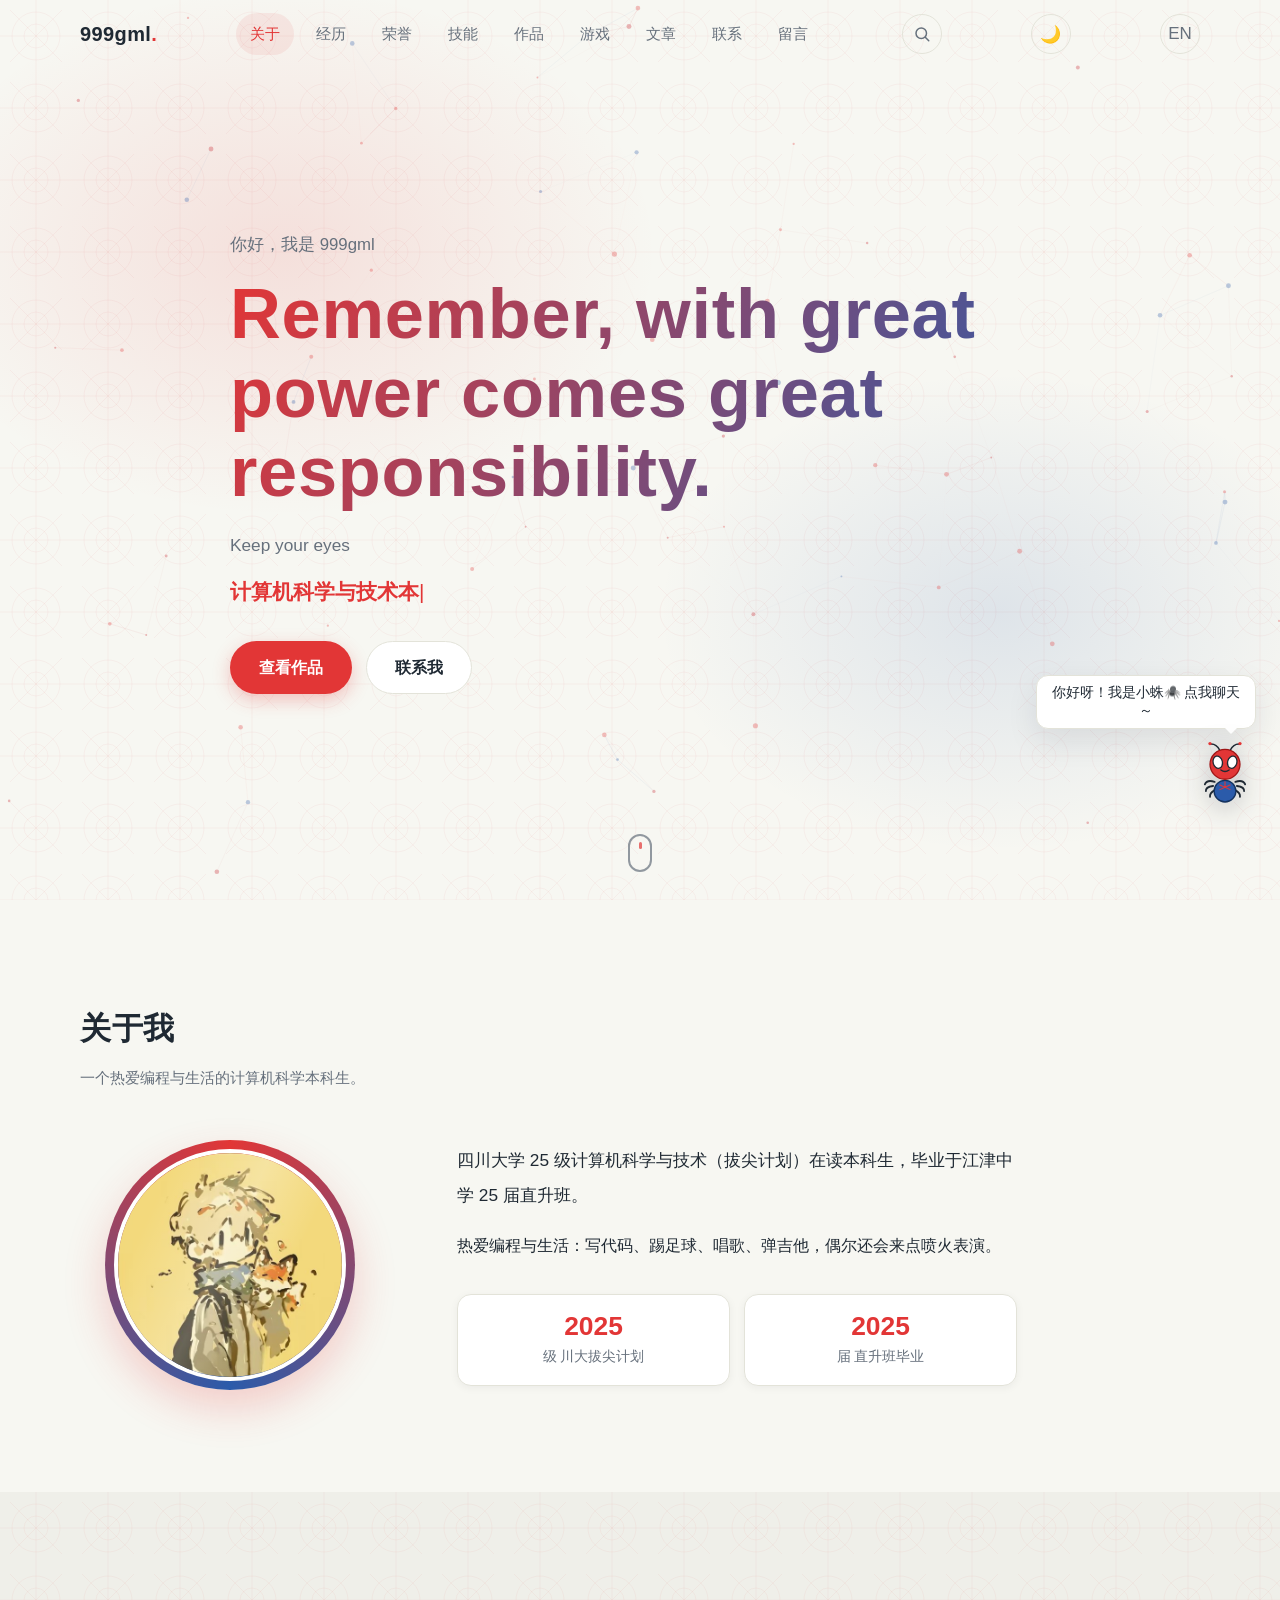
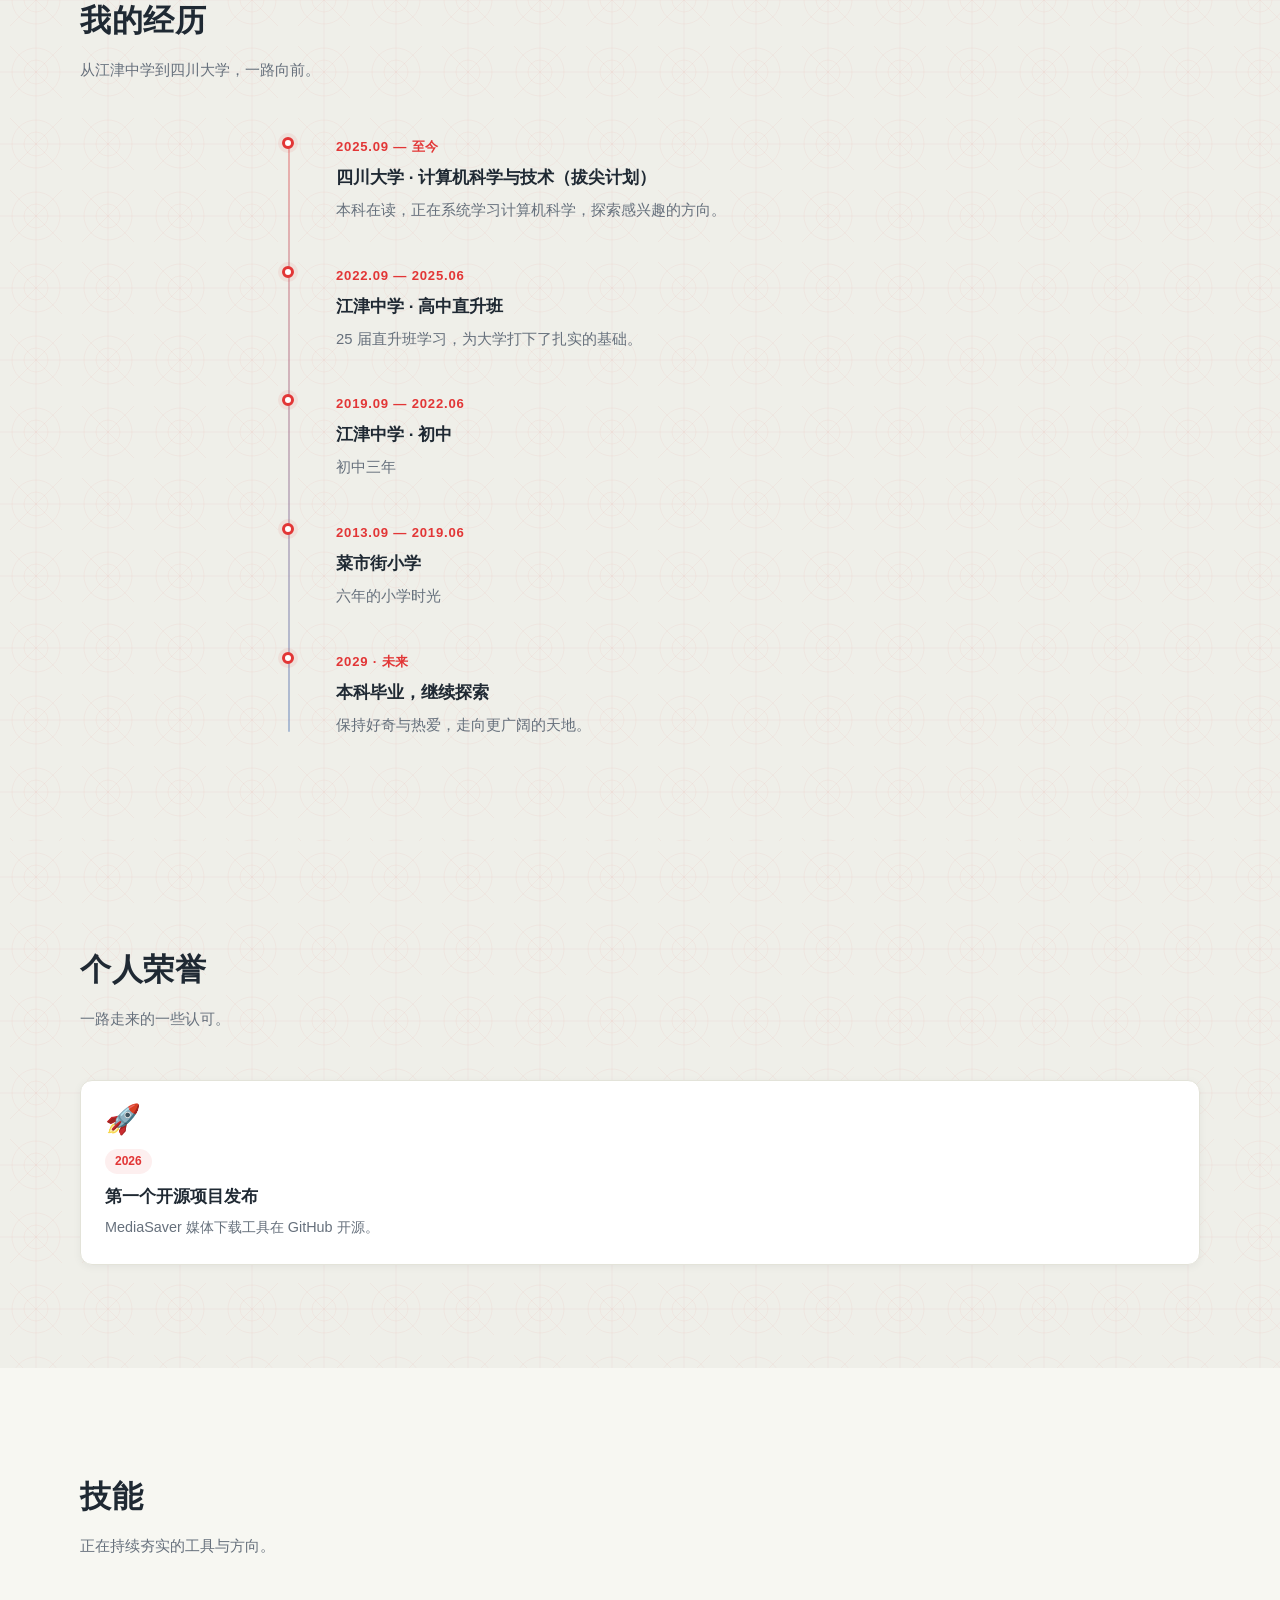
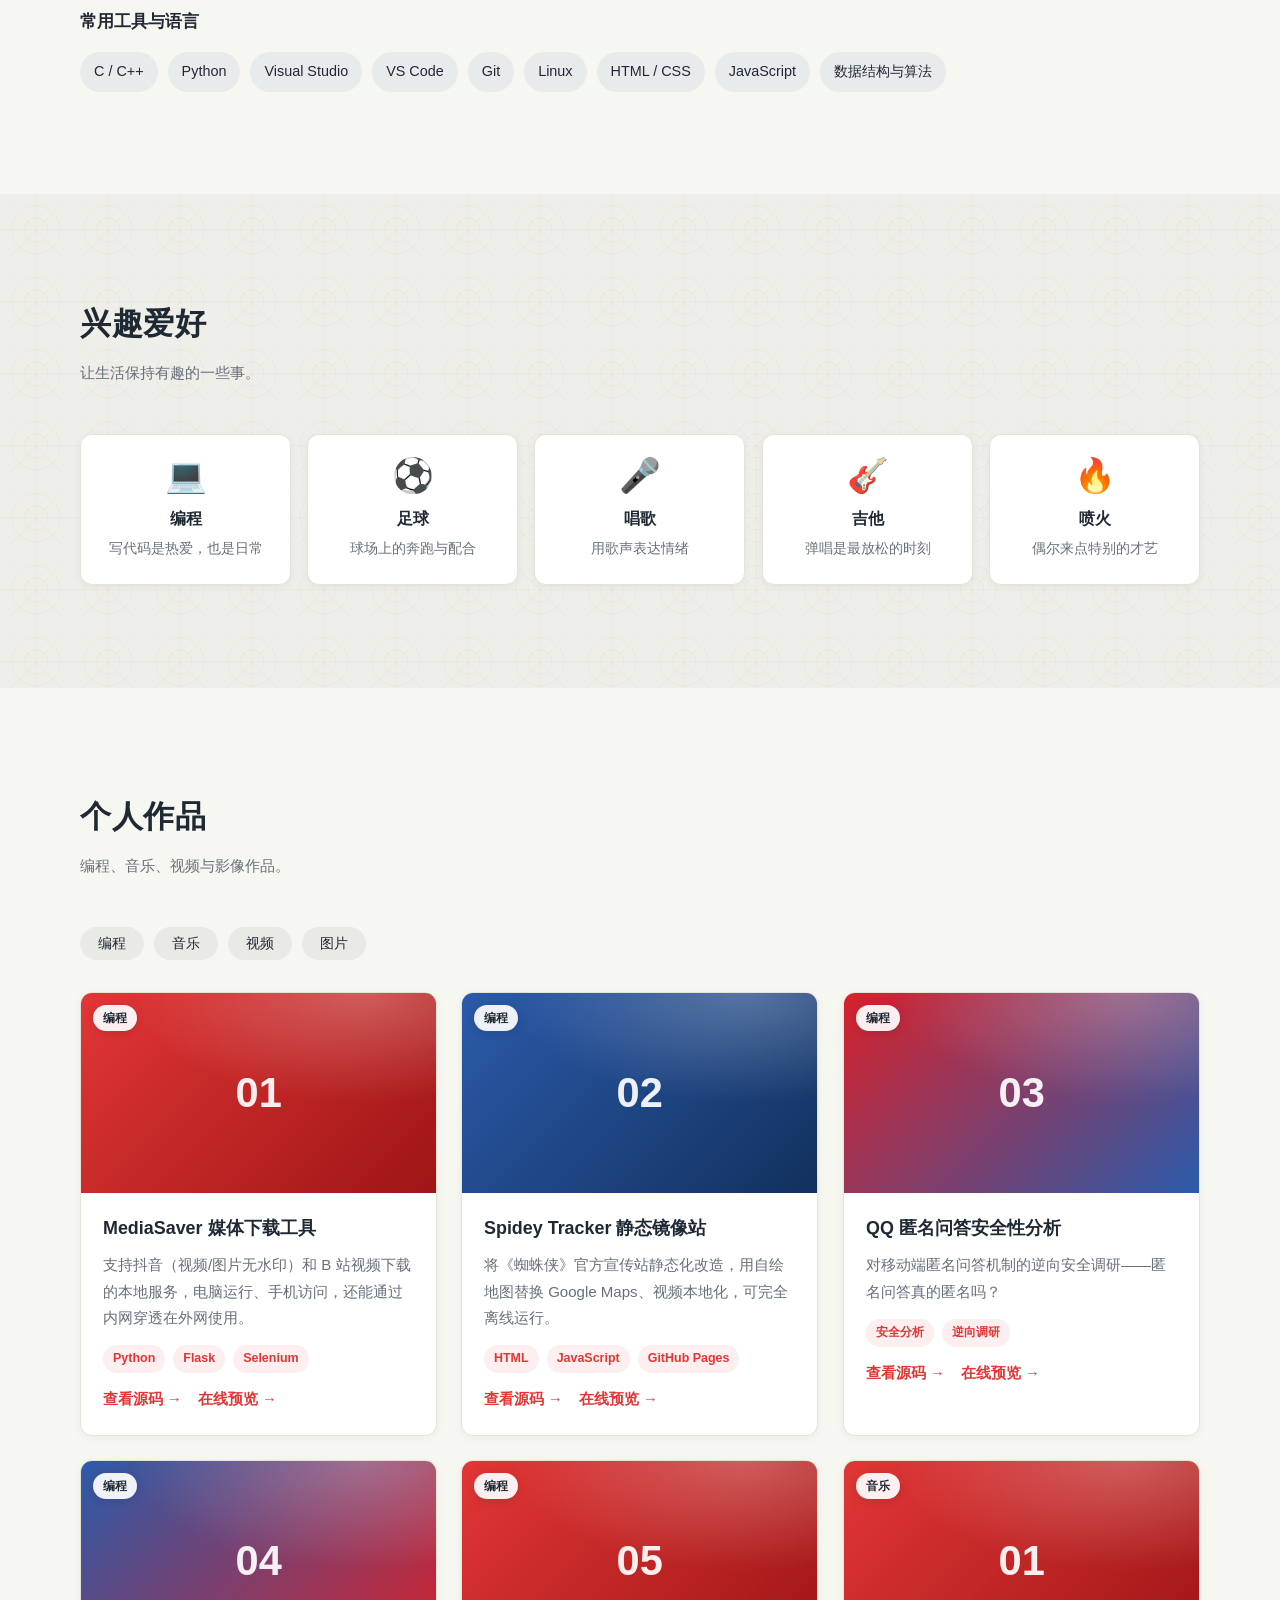
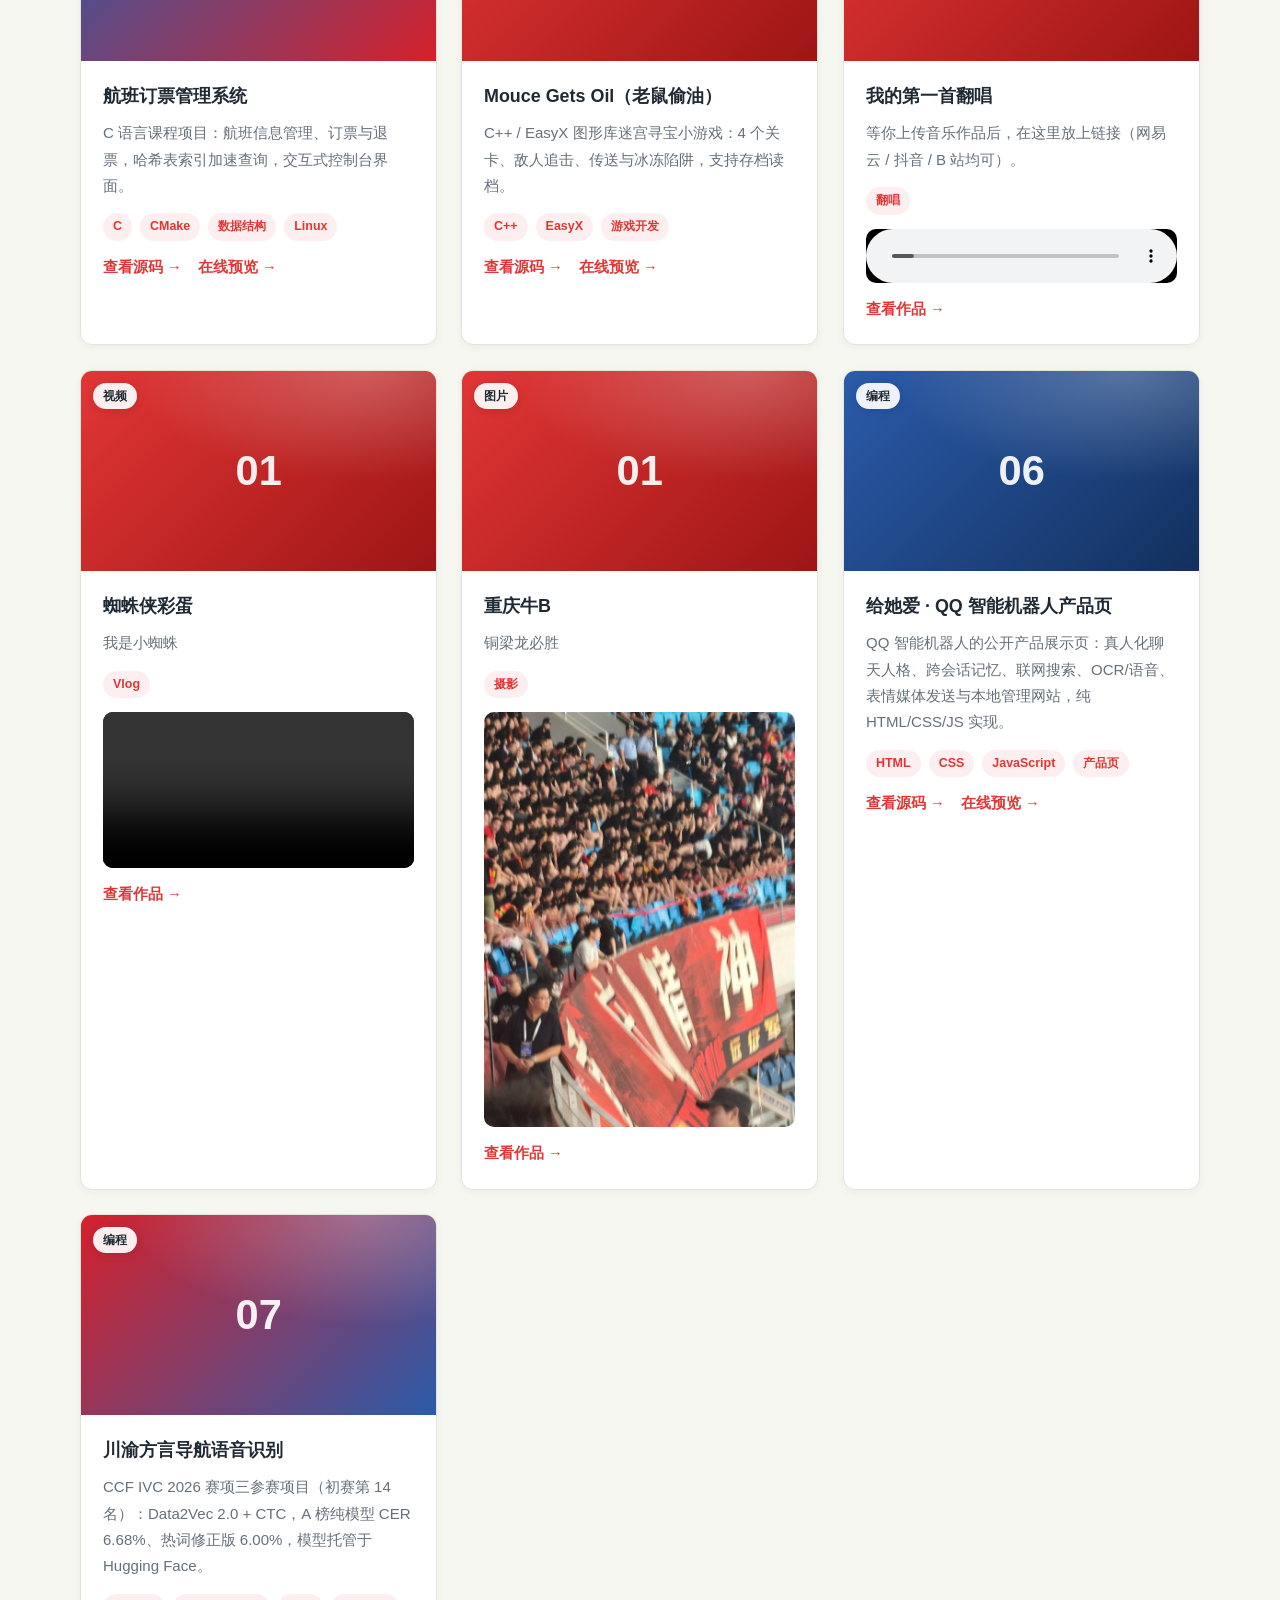
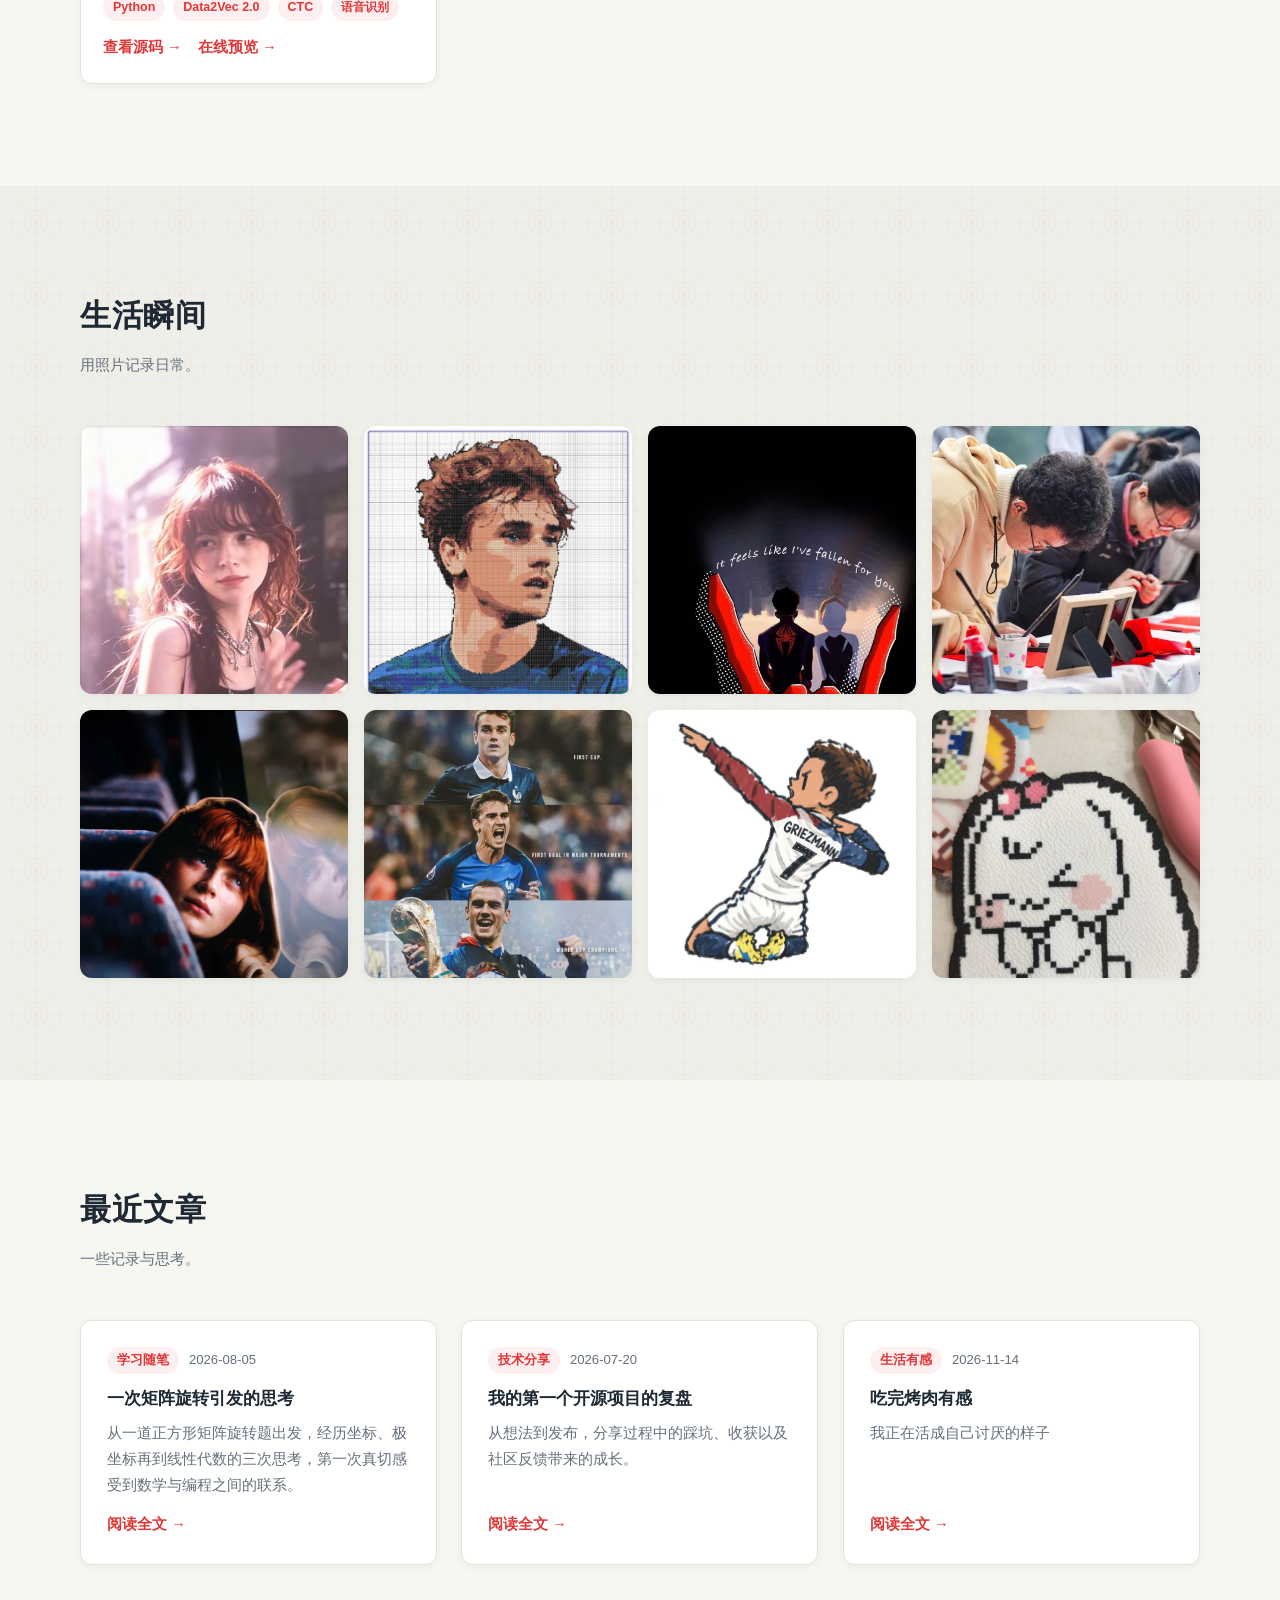
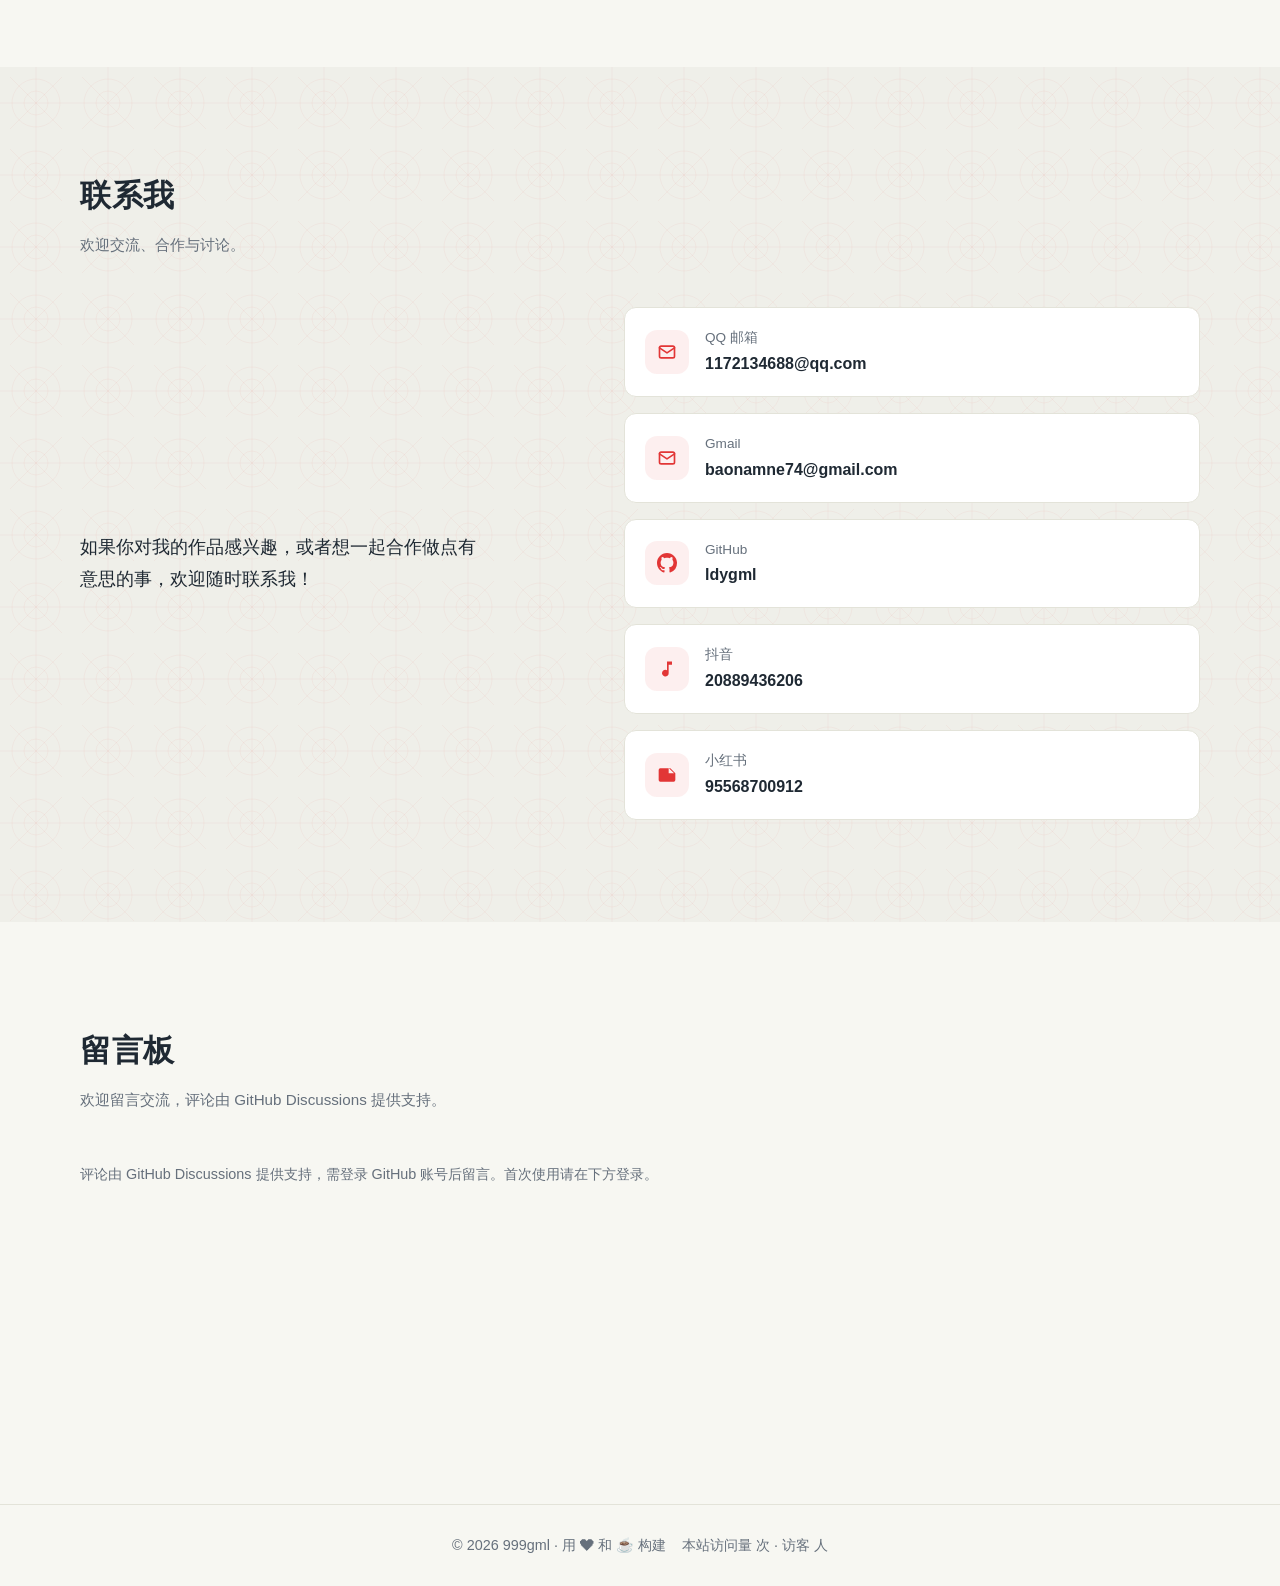
<file: index.html>
<!DOCTYPE html>
<html lang="zh-CN">
<head>
  <meta charset="UTF-8" />
  <meta name="viewport" content="width=device-width, initial-scale=1.0" />
  <title>999gml · 个人主页</title>
  <meta name="description" content="999gml的个人主页：关于我、技能、作品、文章与联系方式。" />
  <meta name="theme-color" content="#f7f7f2" />
  <link rel="manifest" href="./manifest.json" />
  <link rel="apple-touch-icon" href="./assets/icons/icon-192.png" />
  <script>
    if ('serviceWorker' in navigator && (location.protocol === 'https:' || location.hostname === 'localhost' || location.hostname === '127.0.0.1')) {
      window.addEventListener('load', function () {
        navigator.serviceWorker.register('./sw.js').catch(function (e) { console.warn('SW register failed', e); });
      });
    }
  </script>
  <link rel="canonical" href="https://ldygml.github.io/liuyanjun-website/" />
  <meta name="google-site-verification" content="dlxHDLYu2o1KjggFdpPnx2k5jmTcAfCK6WMIwEe_aGo" />
  <meta property="og:type" content="website" />
  <meta property="og:title" content="999gml · 个人主页" />
  <meta property="og:description" content="999gml的个人主页：关于我、技能、作品、文章与联系方式。" />
  <meta property="og:url" content="https://ldygml.github.io/liuyanjun-website/" />
  <meta property="og:image" content="https://ldygml.github.io/liuyanjun-website/assets/og-image.png" />
  <meta property="og:site_name" content="999gml 的个人网站" />
  <meta property="og:locale" content="zh_CN" />
  <meta name="twitter:card" content="summary_large_image" />
  <meta name="twitter:title" content="999gml · 个人主页" />
  <meta name="twitter:description" content="999gml的个人主页：关于我、技能、作品、文章与联系方式。" />
  <meta name="twitter:image" content="https://ldygml.github.io/liuyanjun-website/assets/og-image.png" />
  <script type="application/ld+json">
  {
    "@context": "https://schema.org",
    "@type": "Person",
    "name": "999gml",
    "url": "https://ldygml.github.io/liuyanjun-website/",
    "sameAs": ["https://github.com/ldygml"]
  }
  </script>
  <link rel="icon" href="data:image/svg+xml,%3Csvg xmlns='http://www.w3.org/2000/svg' viewBox='0 0 100 100'%3E%3Ccircle cx='50' cy='50' r='42' fill='%23e23636'/%3E%3C/svg%3E" />
  <link rel="stylesheet" href="css/style.css" />
</head>
<body>
  <div class="site-loader" id="siteLoader" aria-hidden="true">
    <svg viewBox="0 0 120 120" class="loader-web" aria-hidden="true">
      <g fill="none" stroke="#e23636" stroke-opacity="0.35">
        <path d="M60 0v120M0 60h120M17 17l86 86M103 17L17 103" />
        <circle cx="60" cy="60" r="16" />
        <circle cx="60" cy="60" r="32" />
        <circle cx="60" cy="60" r="48" />
      </g>
    </svg>
    <span class="loader-spider" aria-hidden="true">🕷️</span>
    <span class="loader-text">正在织网…</span>
  </div>
  <a class="skip-link" href="#main">跳到主要内容</a>
  <div class="progress-bar" id="progressBar" aria-hidden="true"></div>

  <!-- ================= 顶部导航 ================= -->
  <header class="site-header" id="siteHeader">
    <div class="container nav-wrap">
      <a href="#top" class="logo"><span id="logo-text">999gml</span><span class="logo-dot">.</span></a>
      <button class="nav-toggle" id="navToggle" aria-label="打开菜单" aria-expanded="false">
        <span></span><span></span><span></span>
      </button>
      <nav class="site-nav" id="siteNav" aria-label="主导航">
        <ul>
          <li><a href="#about" class="nav-link active" data-i18n="nav.about">关于</a></li>
          <li><a href="#journey" class="nav-link" data-i18n="nav.journey">经历</a></li>
          <li><a href="#honors" class="nav-link" data-i18n="nav.honors">荣誉</a></li>
          <li><a href="#skills" class="nav-link" data-i18n="nav.skills">技能</a></li>
          <li><a href="#projects" class="nav-link" data-i18n="nav.projects">作品</a></li>
          <li><a href="games.html" class="nav-link" data-i18n="nav.games">游戏</a></li>
          <li><a href="#blog" class="nav-link" data-i18n="nav.blog">文章</a></li>
          <li><a href="#contact" class="nav-link" data-i18n="nav.contact">联系</a></li>
          <li><a href="#guestbook" class="nav-link" data-i18n="nav.guestbook">留言</a></li>
        </ul>
      </nav>
      <button class="search-btn" id="searchBtn" aria-label="搜索" title="搜索（Ctrl+K）">
        <svg viewBox="0 0 24 24" fill="none" stroke="currentColor" stroke-width="2" stroke-linecap="round"><circle cx="11" cy="11" r="7"/><path d="m21 21-4.3-4.3"/></svg>
      </button>
      <button class="theme-btn" id="themeBtn" aria-label="切换深色模式" title="切换深色/浅色模式">🌙</button>
      <button class="theme-btn" id="langBtn" aria-label="切换语言" title="中 / EN">🌐</button>
    </div>
  </header>

  <main id="main">

    <!-- ================= 首屏 Hero ================= -->
    <section class="hero" id="top">
      <div class="hero-bg-glow" aria-hidden="true"></div>
      <canvas id="particles" aria-hidden="true"></canvas>
      <div class="container hero-content">
        <p class="hero-greeting reveal" id="hero-greeting">你好，我是 999gml</p>
        <h1 class="hero-name reveal" id="hero-name" data-i18n="heroName">用代码与热爱，探索更大的世界。</h1>
        <p class="hero-sub reveal" id="hero-sub">Remember, with great power comes great responsibility.</p>
        <div class="hero-roles reveal" aria-live="polite">
          <span class="typed" id="typewriter"></span><span class="type-caret">|</span>
        </div>
        <div class="hero-actions reveal">
          <a href="#projects" class="btn btn-primary" data-i18n="viewWorks">查看作品</a>
          <a href="#contact" class="btn btn-ghost" data-i18n="contactMe">联系我</a>
        </div>
      </div>
      <a href="#about" class="scroll-hint" aria-label="向下滚动" data-i18n-aria="scrollHint">
        <span class="mouse"><span class="wheel"></span></span>
      </a>
    </section>

    <!-- ================= 关于我 ================= -->
    <section class="section" id="about">
      <div class="container">
        <div class="section-head reveal">
          <h2 id="head-about-title">关于我</h2>
          <p class="section-sub" id="head-about-sub"></p>
        </div>
        <div class="about-grid">
          <!-- 头像：照片位于 avatars/avatar.jpg，替换该文件即可更新头像 -->
          <div class="about-avatar reveal">
            <div class="avatar-wrap">
              <div class="avatar">
                <img loading="lazy" src="avatars/avatar.jpg" alt="999gml 的头像" />
              </div>
            </div>
          </div>
          <div class="about-text reveal">
            <div id="about-paragraphs"></div>
            <div class="about-stats" id="about-stats"></div>
          </div>
        </div>
      </div>
    </section>

    <!-- ================= 我的经历 ================= -->
    <section class="section section-alt" id="journey">
      <div class="container">
        <div class="section-head reveal">
          <h2 id="head-journey-title">我的经历</h2>
          <p class="section-sub" id="head-journey-sub"></p>
        </div>
        <div class="timeline" id="timeline"></div>
      </div>
    </section>

    <!-- ================= 个人荣誉 ================= -->
    <section class="section section-alt" id="honors">
      <div class="container">
        <div class="section-head reveal">
          <h2 id="head-honors-title">个人荣誉</h2>
          <p class="section-sub" id="head-honors-sub"></p>
        </div>
        <div class="honors-grid stagger" id="honors-grid"></div>
      </div>
    </section>

    <!-- ================= 技能 ================= -->
    <section class="section" id="skills">
      <div class="container">
        <div class="section-head reveal">
          <h2 id="head-skills-title">技能</h2>
          <p class="section-sub" id="head-skills-sub"></p>
        </div>
        <div class="skills-wrap skills-wrap-single">
          <div class="skill-tags reveal">
            <h3 id="skills-heading">常用工具与语言</h3>
            <div class="tags" id="skill-tags"></div>
          </div>
        </div>
      </div>
    </section>

    <!-- ================= 兴趣爱好 ================= -->
    <section class="section section-alt" id="interests">
      <div class="container">
        <div class="section-head reveal">
          <h2 id="head-interests-title">兴趣爱好</h2>
          <p class="section-sub" id="head-interests-sub"></p>
        </div>
        <div class="interests-grid stagger" id="interests-grid"></div>
      </div>
    </section>

    <!-- ================= 作品 ================= -->
    <section class="section" id="projects">
      <div class="container">
        <div class="section-head reveal">
          <h2 id="head-projects-title">个人作品</h2>
          <p class="section-sub" id="head-projects-sub"></p>
        </div>
        <div class="works-filter reveal" id="work-tabs"></div>
        <div class="projects-grid stagger" id="works-grid"></div>
      </div>
    </section>

    <!-- ================= 生活瞬间 ================= -->
    <section class="section section-alt" id="gallery">
      <div class="container">
        <div class="section-head reveal">
          <h2 id="head-gallery-title">生活瞬间</h2>
          <p class="section-sub" id="head-gallery-sub"></p>
        </div>
        <div class="gallery-grid stagger" id="gallery-grid"></div>
      </div>
    </section>

    <!-- ================= 文章 ================= -->
    <section class="section" id="blog">
      <div class="container">
        <div class="section-head reveal">
          <h2 id="head-blog-title">最近文章</h2>
          <p class="section-sub" id="head-blog-sub"></p>
        </div>
        <div class="blog-grid stagger" id="blog-grid"></div>
      </div>
    </section>

    <!-- ================= 联系 ================= -->
    <section class="section section-alt" id="contact">
      <div class="container">
        <div class="section-head reveal">
          <h2 id="head-contact-title">联系我</h2>
          <p class="section-sub" id="head-contact-sub"></p>
        </div>
        <div class="contact-grid">
          <div class="contact-intro reveal">
            <p>如果你对我的作品感兴趣，或者想一起合作做点有意思的事，欢迎随时联系我！</p>
          </div>
          <div class="contact-cards reveal" id="contact-cards"></div>
        </div>
      </div>
    </section>

    <!-- ================= 留言板 ================= -->
    <section class="section" id="guestbook">
      <div class="container">
        <div class="section-head reveal">
          <h2 id="head-guestbook-title">留言板</h2>
          <p class="section-sub" id="head-guestbook-sub"></p>
        </div>
        <div class="guestbook-wrap reveal">
          <p class="guestbook-note">评论由 GitHub Discussions 提供支持，需登录 GitHub 账号后留言。首次使用请在下方登录。</p>
          <div id="giscus"></div>
        </div>
      </div>
    </section>
  </main>

  <!-- 站内搜索弹窗 -->
  <div class="search-modal" id="searchModal" aria-hidden="true">
    <div class="search-box" role="dialog" aria-label="站内搜索" data-i18n-aria="searchModal">
      <div class="search-input-wrap">
        <input type="text" id="searchInput" placeholder="搜索作品、文章…（Ctrl+K）" autocomplete="off" data-i18n-placeholder="searchPlaceholder" />
        <button class="search-close" id="searchClose" aria-label="关闭">×</button>
      </div>
      <div class="search-results" id="searchResults"></div>
      <p class="search-hint" data-i18n="searchHint">Enter 打开第一条结果 · Esc 关闭</p>
    </div>
  </div>

  <!-- 图片灯箱 -->
  <div class="lightbox" id="lightbox" aria-hidden="true">
    <button class="lightbox-close" id="lightboxClose" aria-label="关闭">×</button>
    <button class="lightbox-nav prev" id="lightboxPrev" aria-label="上一张">‹</button>
    <img id="lightboxImg" alt="图片预览" />
    <button class="lightbox-nav next" id="lightboxNext" aria-label="下一张">›</button>
  </div>

  <!-- 吉祥物小蛛 -->
  <button class="mascot" id="mascotBtn" aria-label="和小蛛聊天">
    <span class="mascot-bubble" id="mascotBubble"></span>
    <svg viewBox="0 0 120 130" width="62" height="68" aria-hidden="true">
      <path d="M50 25 Q43 12 32 13" fill="none" stroke="#1f2933" stroke-width="3" stroke-linecap="round"/>
      <circle cx="31" cy="12" r="3.2" fill="#e23636"/>
      <path d="M70 25 Q77 12 88 13" fill="none" stroke="#1f2933" stroke-width="3" stroke-linecap="round"/>
      <circle cx="89" cy="12" r="3.2" fill="#e23636"/>
      <path d="M40 86 Q25 81 21 91" fill="none" stroke="#1f2933" stroke-width="3.5" stroke-linecap="round"/>
      <path d="M37 94 Q22 96 23 104" fill="none" stroke="#1f2933" stroke-width="3.5" stroke-linecap="round"/>
      <path d="M40 102 Q30 108 31 115" fill="none" stroke="#1f2933" stroke-width="3.5" stroke-linecap="round"/>
      <path d="M80 86 Q95 81 99 91" fill="none" stroke="#1f2933" stroke-width="3.5" stroke-linecap="round"/>
      <path d="M83 94 Q98 96 97 104" fill="none" stroke="#1f2933" stroke-width="3.5" stroke-linecap="round"/>
      <path d="M80 102 Q90 108 89 115" fill="none" stroke="#1f2933" stroke-width="3.5" stroke-linecap="round"/>
      <circle cx="60" cy="104" r="21" fill="#2b5baa" stroke="#14325e" stroke-width="2.5"/>
      <path d="M60 86v11M50 92l20 9M70 92l-20 9" fill="none" stroke="#e23636" stroke-width="2" stroke-linecap="round"/>
      <circle cx="60" cy="52" r="29" fill="#e23636" stroke="#9e1515" stroke-width="2.5"/>
      <ellipse cx="46" cy="48" rx="9" ry="12" transform="rotate(-14 46 48)" fill="#ffffff" stroke="#1f2933" stroke-width="2.5"/>
      <ellipse cx="74" cy="48" rx="9" ry="12" transform="rotate(14 74 48)" fill="#ffffff" stroke="#1f2933" stroke-width="2.5"/>
      <path d="M52 63 Q60 69 68 63" fill="none" stroke="#1f2933" stroke-width="2.5" stroke-linecap="round"/>
    </svg>
  </button>

  <!-- 聊天面板 -->
  <div class="chat-panel" id="chatPanel" aria-hidden="true">
    <div class="chat-head">
      <span class="chat-avatar" aria-hidden="true">🕷️</span>
      <div>
        <strong id="chatName">小蛛</strong>
        <span class="chat-status"> 在线</span>
      </div>
      <button class="chat-voice" id="chatVoice" aria-label="语音播报开关">🔇</button>
      <button class="chat-close" id="chatClose" aria-label="关闭聊天">×</button>
    </div>
    <div class="chat-msgs" id="chatMsgs"></div>
    <div class="chat-input-wrap">
      <input type="text" id="chatInput" placeholder="和小蛛说点什么…" autocomplete="off" />
      <button id="chatSend">发送</button>
    </div>
  </div>

  <!-- ================= 页脚 ================= -->
  <footer class="site-footer">
    <div class="container footer-wrap">
      <p>© <span id="year">2026</span> <span id="footer-name">999gml</span> · <span data-i18n="builtWith">用 ❤ 和 ☕ 构建</span></p>
      <p class="site-stats">
        <span id="busuanzi_container_site_pv" data-i18n-html="pv">本站访问量 <span id="busuanzi_value_site_pv"></span> 次</span>
        ·
        <span id="busuanzi_container_site_uv" data-i18n-html="uv">访客 <span id="busuanzi_value_site_uv"></span> 人</span>
      </p>
      <button class="to-top" id="toTop" aria-label="回到顶部" data-i18n-aria="toTop">↑</button>
    </div>
  </footer>

  <!-- 留言板：GitHub Discussions 评论 -->
  <script src="https://giscus.app/client.js"
    data-repo="ldygml/website-guestbook"
    data-repo-id="R_kgDOTttJ2w"
    data-category="General"
    data-category-id="DIC_kwDOTttJ284DCp6D"
    data-mapping="pathname"
    data-strict="0"
    data-reactions-enabled="1"
    data-emit-metadata="0"
    data-input-position="bottom"
    data-theme="light"
    data-lang="zh-CN"
    crossorigin="anonymous"
    async>
  </script>

  <!-- 访客统计 -->
  <script async src="https://busuanzi.ibruce.info/busuanzi/2.3/busuanzi.pure.mini.js"></script>

  <script src="js/content.js"></script>
  <script src="js/content-en.js"></script>
  <script src="js/i18n.js"></script>
  <script src="js/main.js"></script>
  <script src="js/chat.js"></script>
  <script src="js/giscus-theme.js"></script>
</body>
</html>
</file>
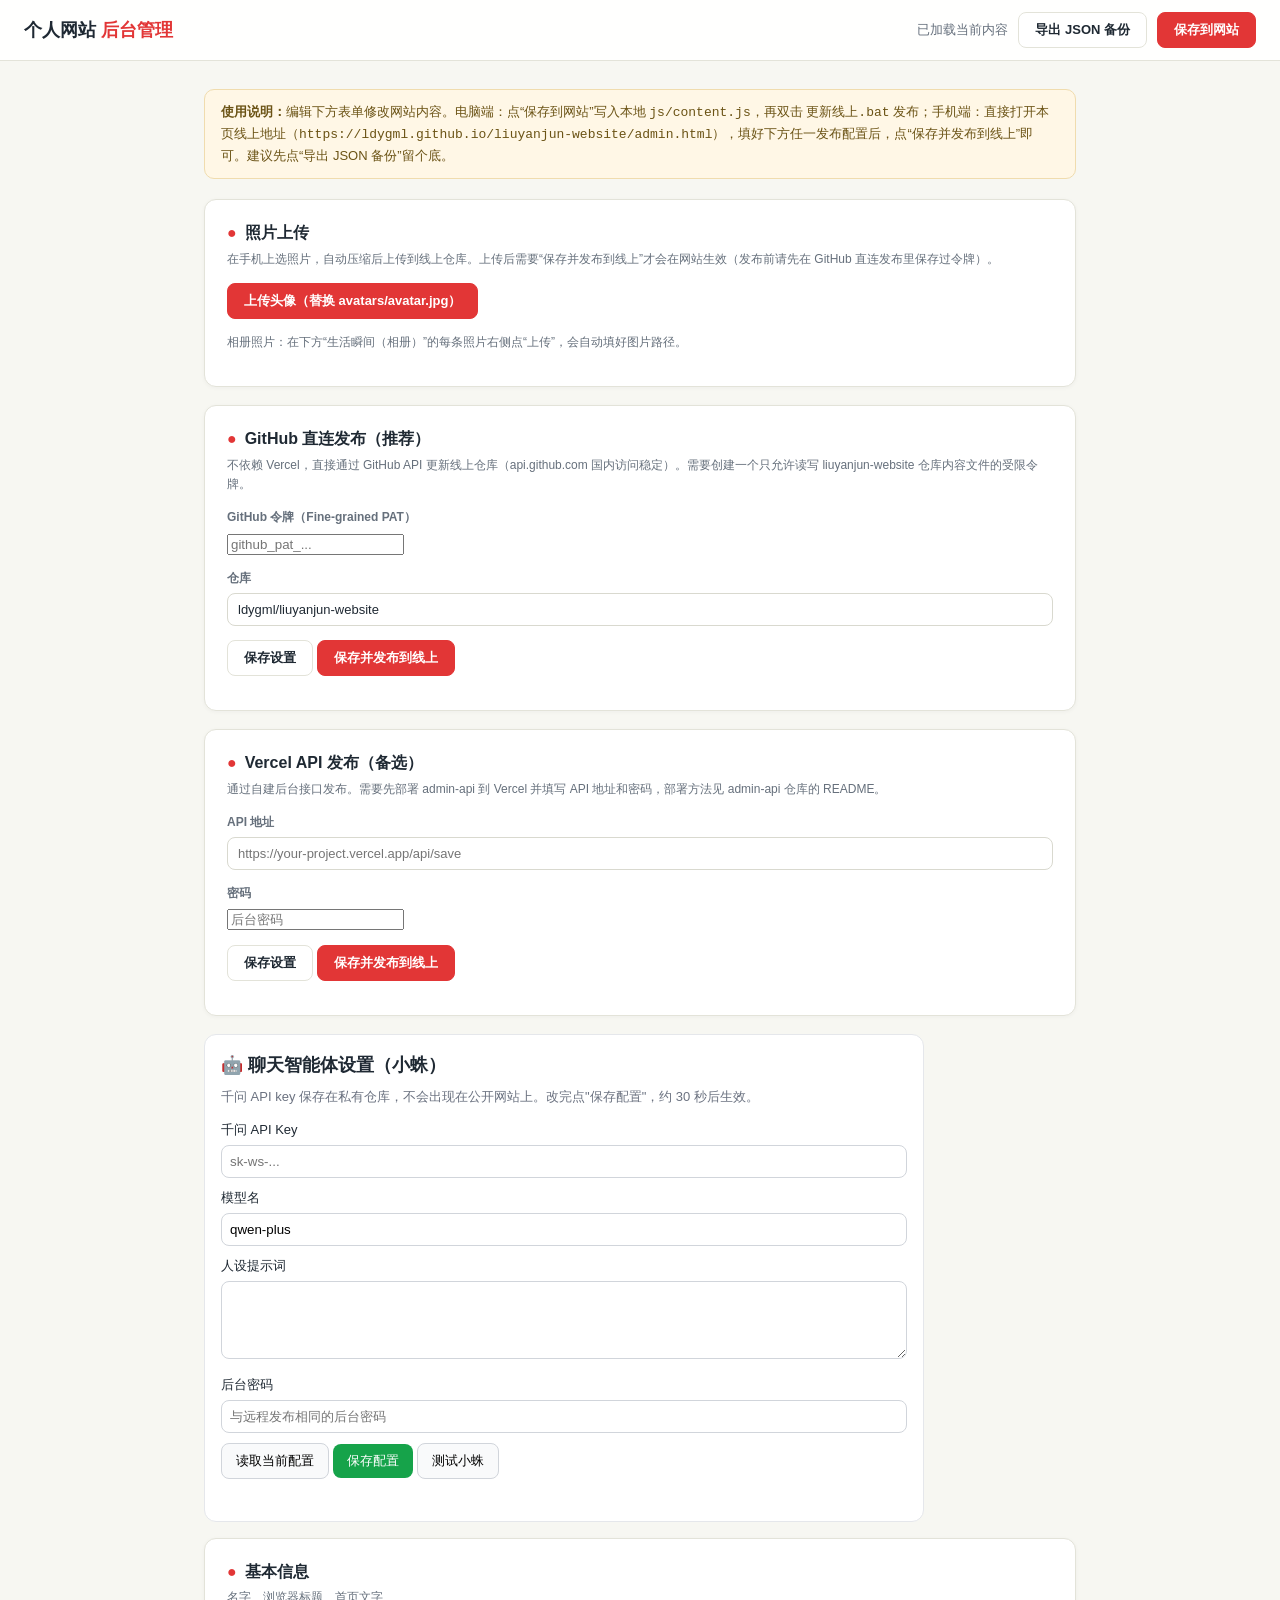
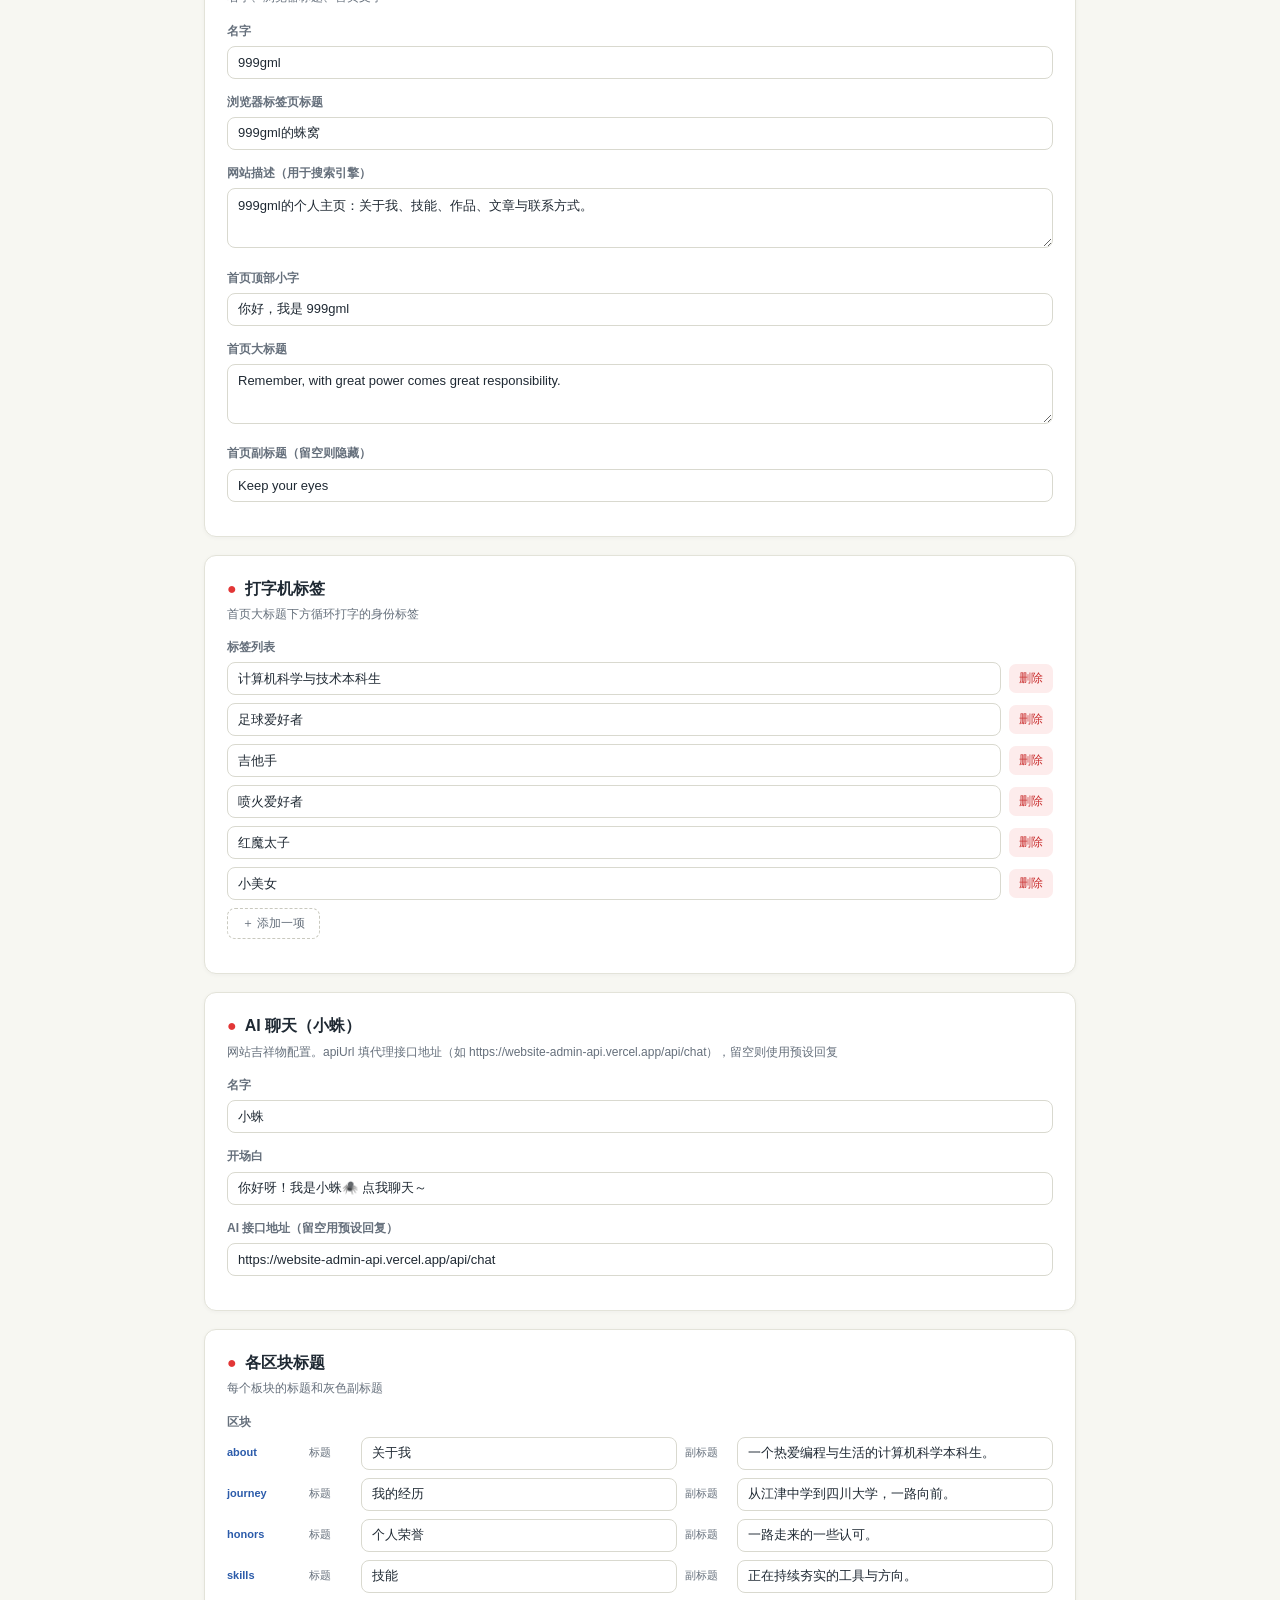
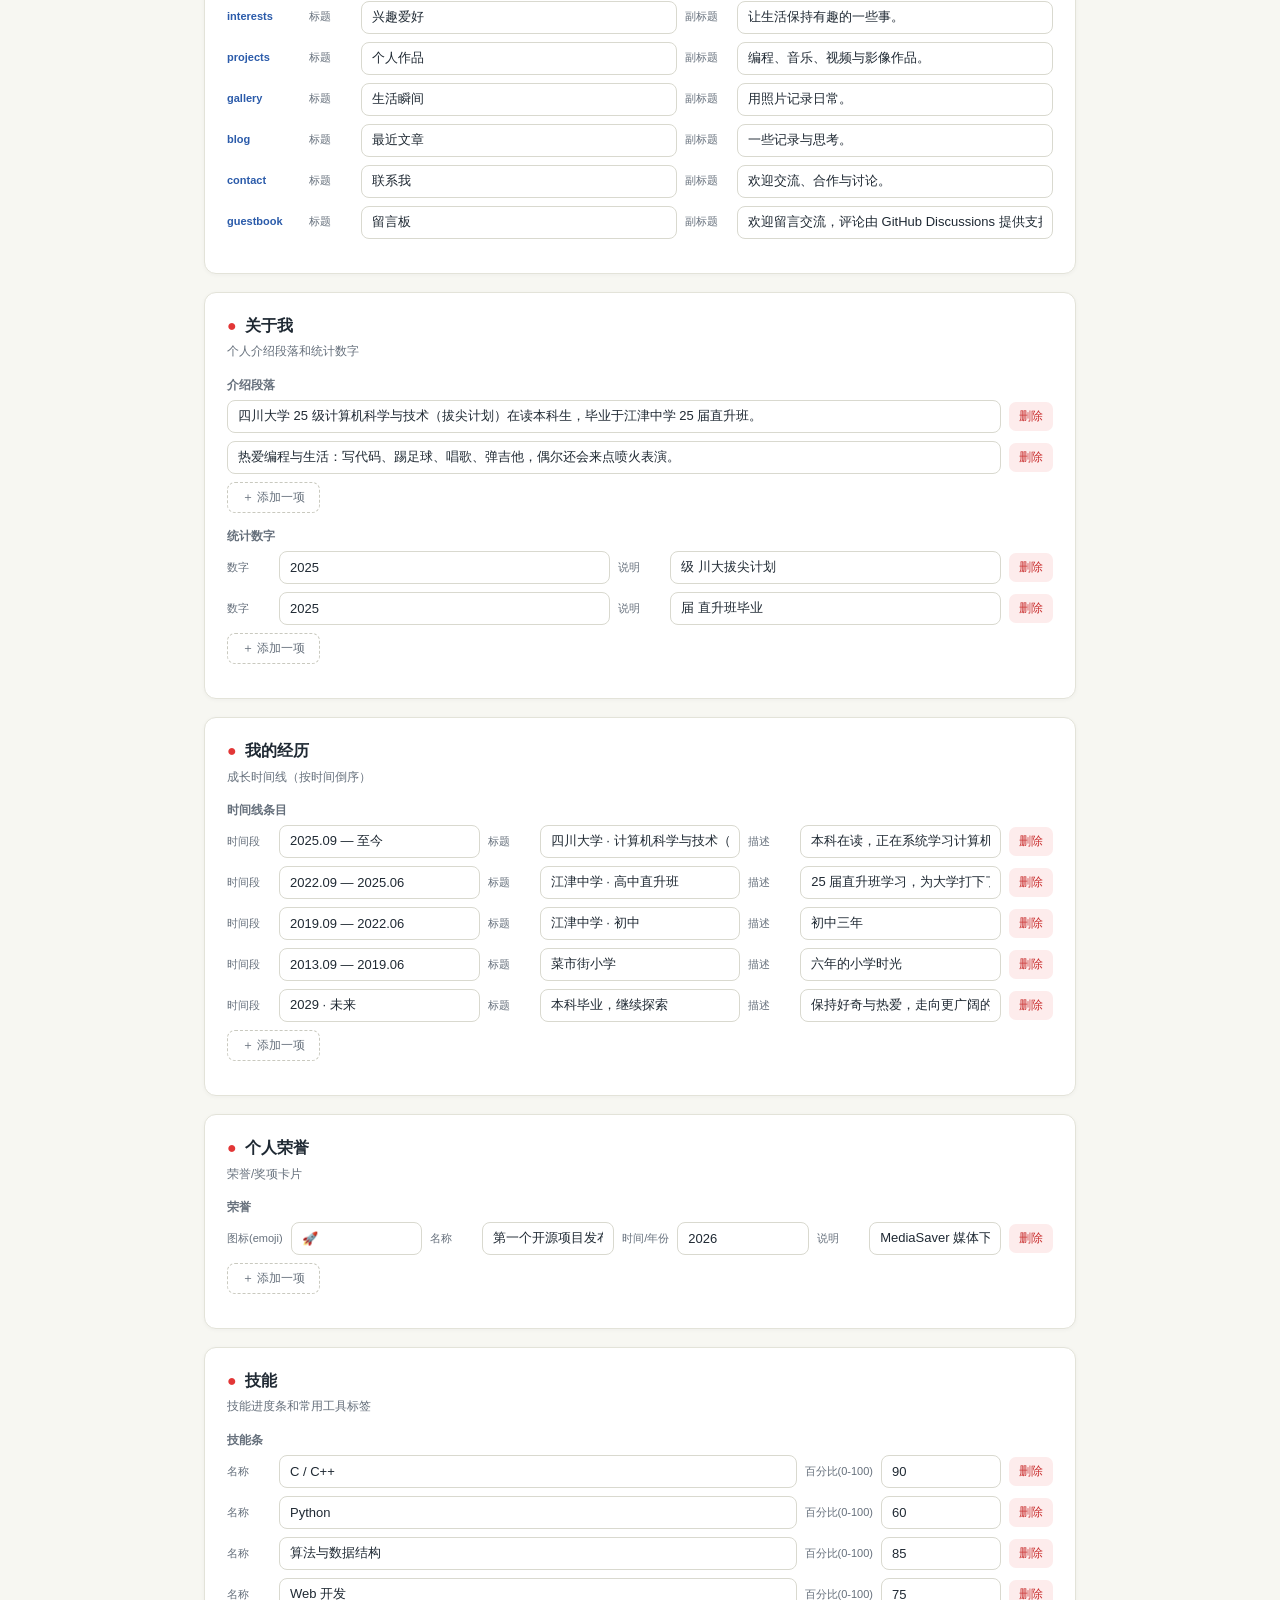
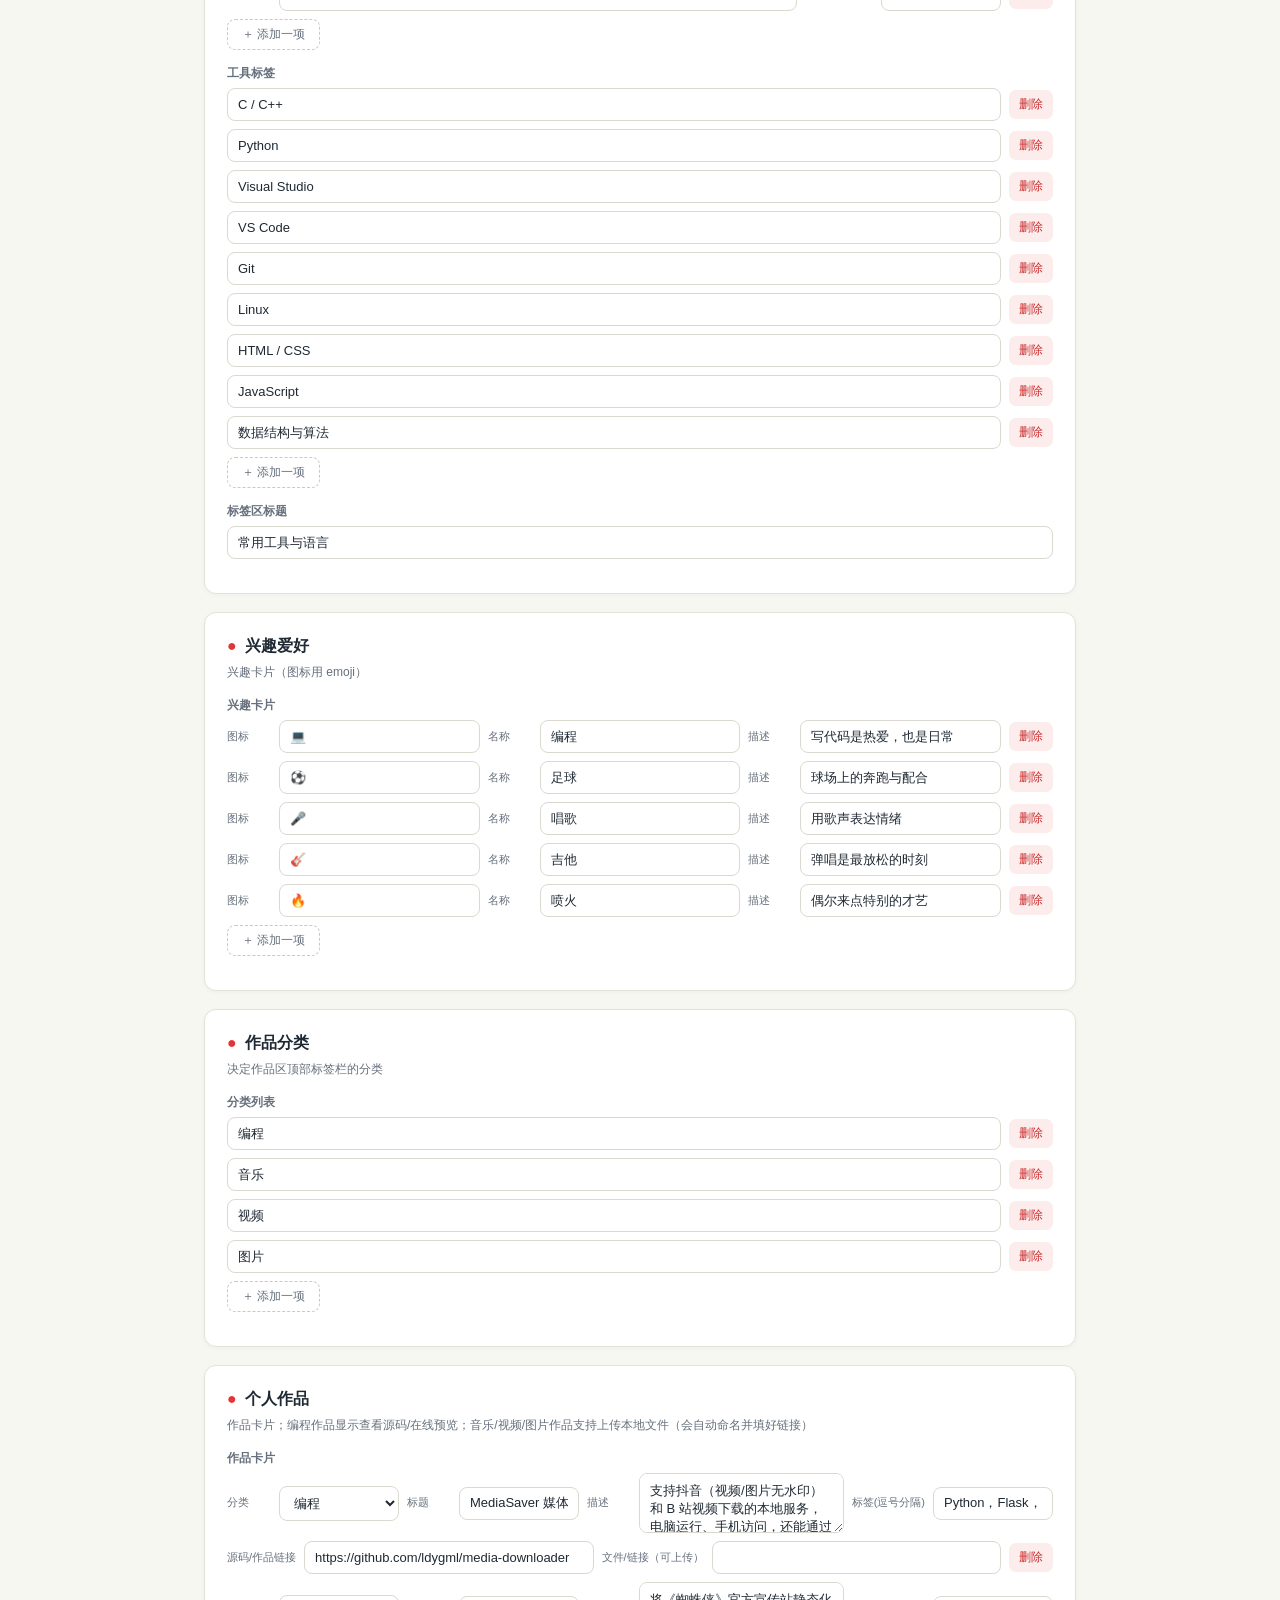
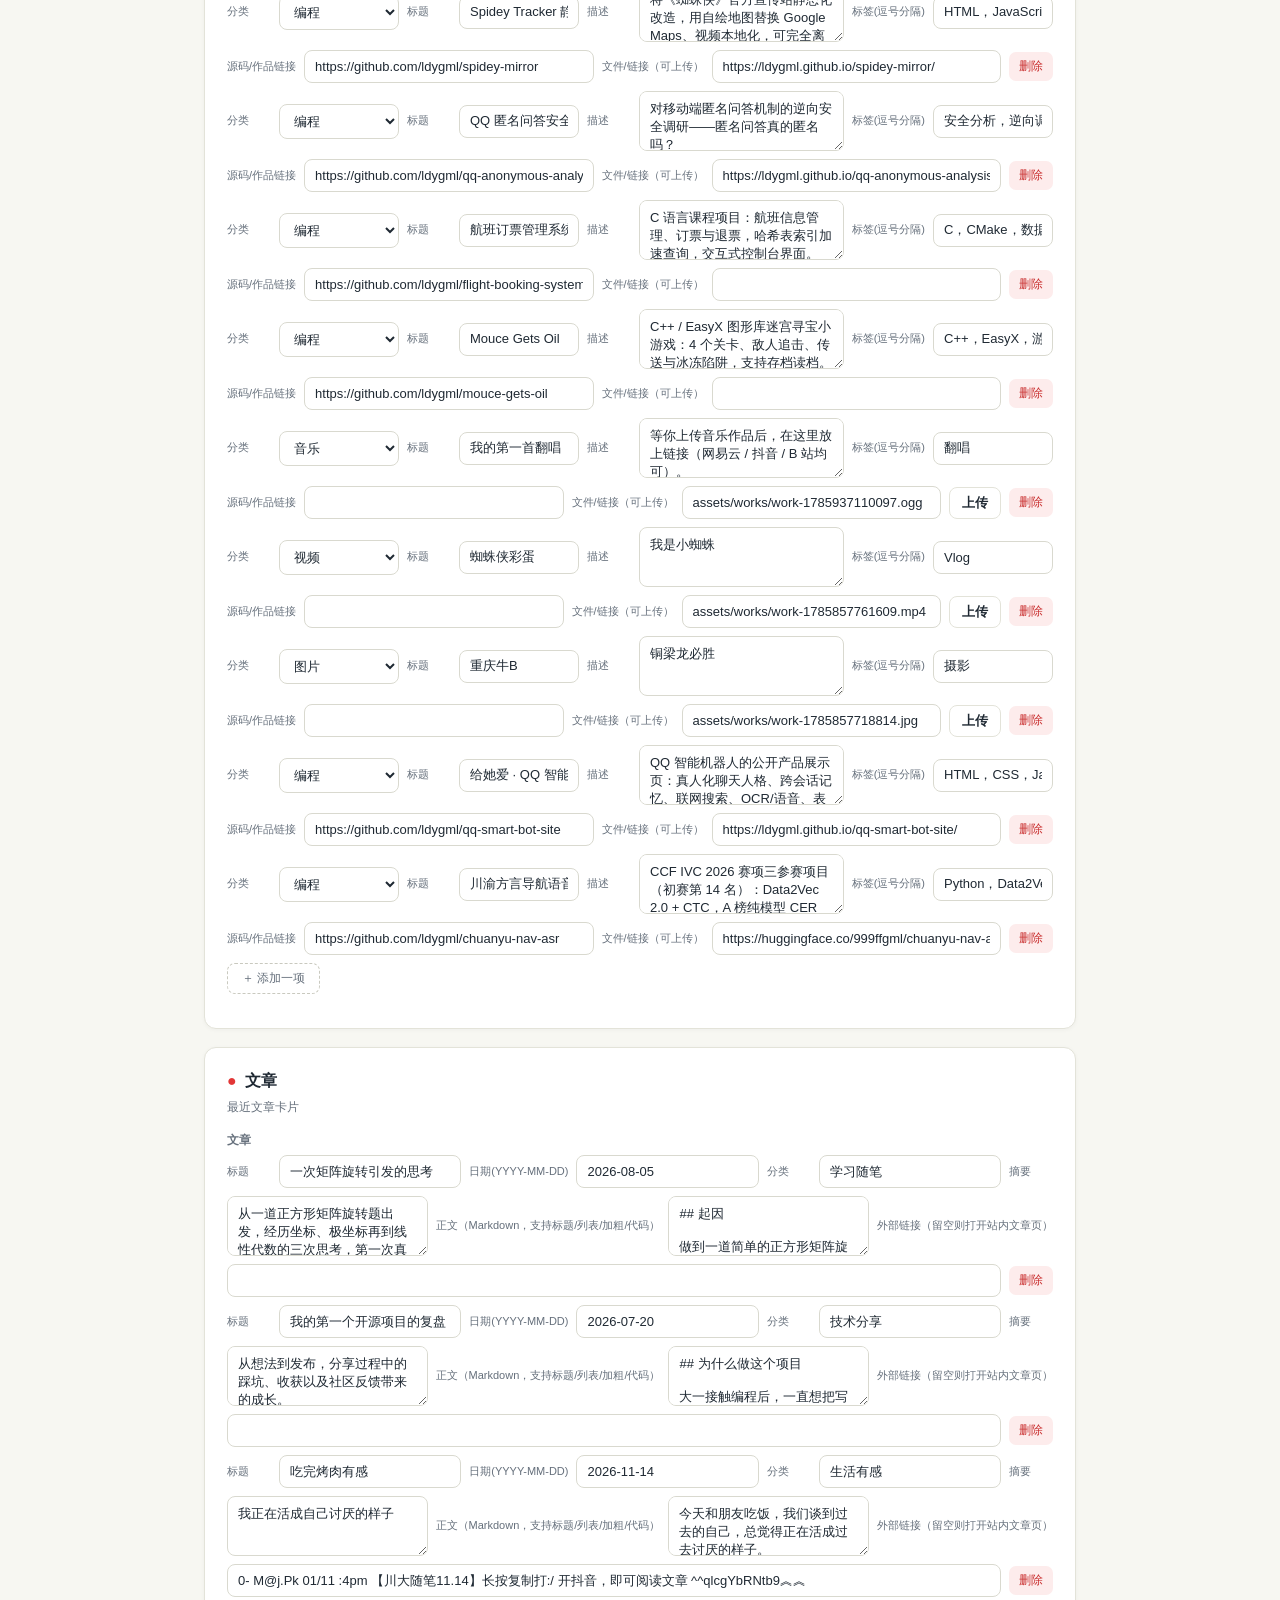
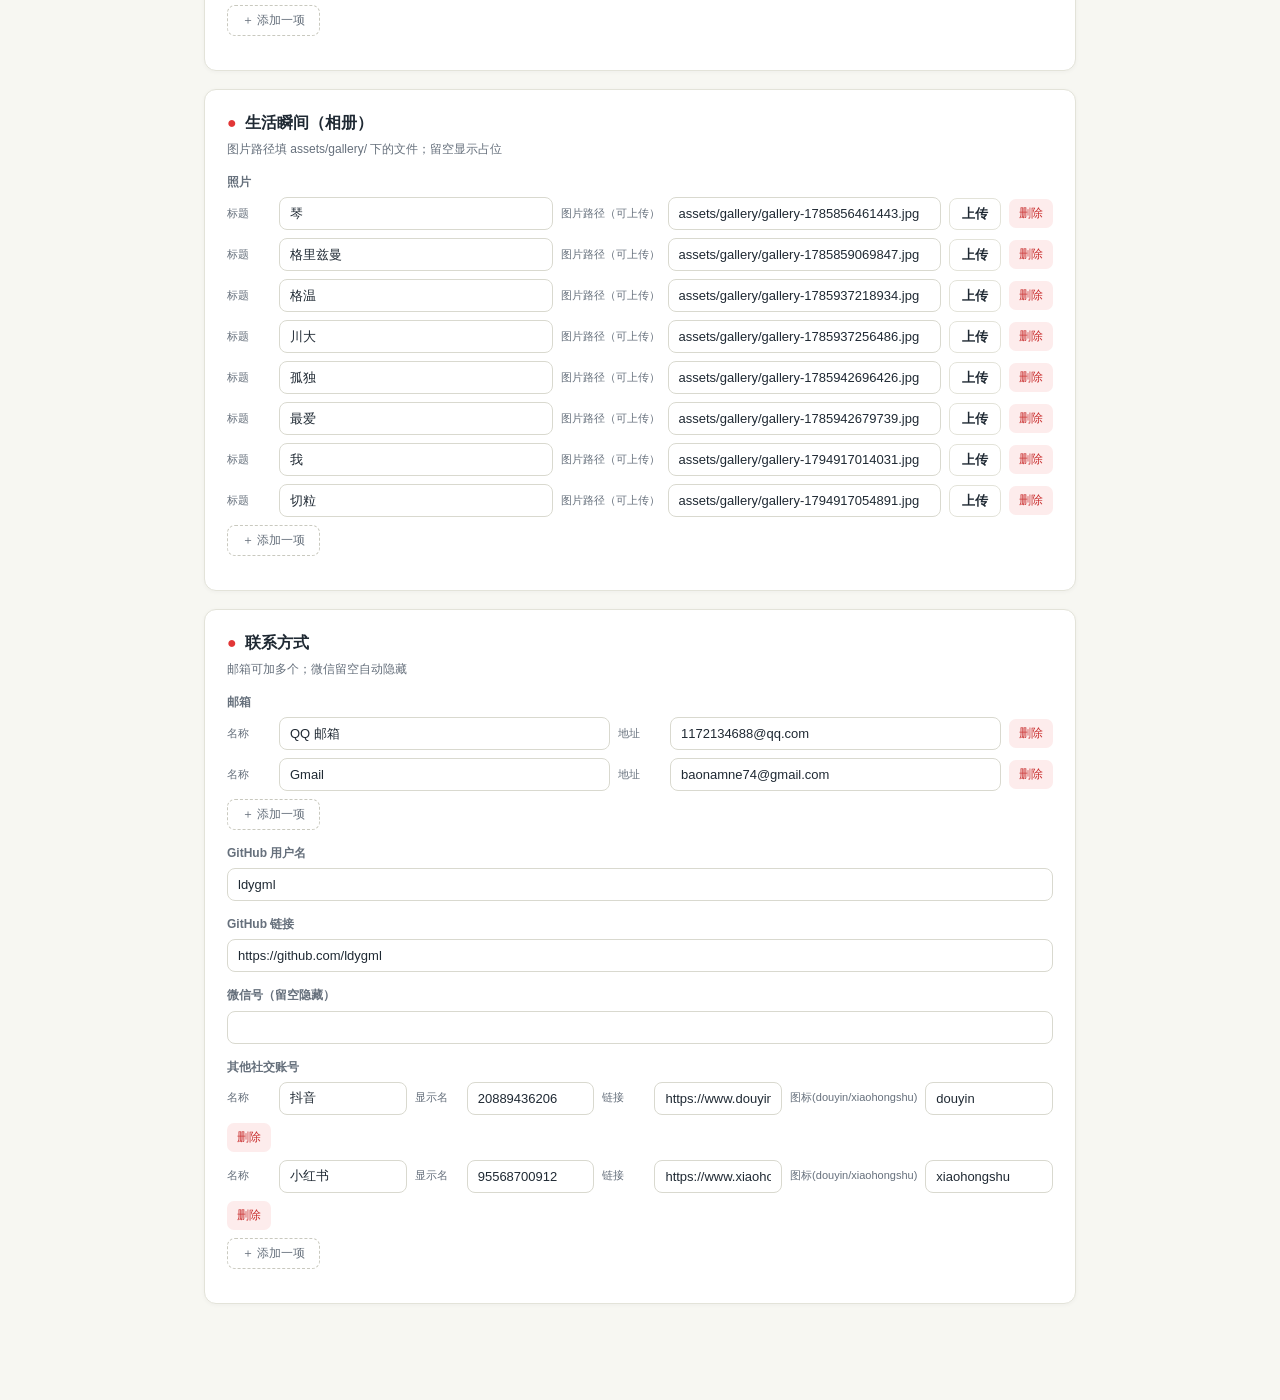
<file: admin.html>
<!DOCTYPE html>
<html lang="zh-CN">
<head>
  <meta charset="UTF-8" />
  <meta name="viewport" content="width=device-width, initial-scale=1.0" />
  <title>网站后台管理</title>
  <link rel="icon" href="data:image/svg+xml,%3Csvg xmlns='http://www.w3.org/2000/svg' viewBox='0 0 100 100'%3E%3Ccircle cx='50' cy='50' r='42' fill='%23e23636'/%3E%3C/svg%3E" />
  <link rel="manifest" href="./manifest.json" />
  <link rel="apple-touch-icon" href="./assets/icons/icon-192.png" />
  <script>
    if ('serviceWorker' in navigator && (location.protocol === 'https:' || location.hostname === 'localhost' || location.hostname === '127.0.0.1')) {
      window.addEventListener('load', function () { navigator.serviceWorker.register('./sw.js').catch(function () {}); });
    }
  </script>
  <style>
    * { box-sizing: border-box; }
    body {
      margin: 0;
      background: #f7f7f2;
      color: #1f2933;
      font-family: "PingFang SC", "Hiragino Sans GB", "Microsoft YaHei", "Noto Sans SC", -apple-system, "Segoe UI", sans-serif;
      font-size: 14px;
      line-height: 1.6;
    }
    .topbar {
      position: sticky;
      top: 0;
      z-index: 50;
      background: rgba(255, 255, 255, 0.92);
      backdrop-filter: blur(10px);
      border-bottom: 1px solid #e3e3d9;
      padding: 12px 24px;
      display: flex;
      align-items: center;
      justify-content: space-between;
      gap: 16px;
      flex-wrap: wrap;
    }
    .topbar h1 { font-size: 18px; margin: 0; font-weight: 700; }
    .topbar h1 span { color: #e23636; }
    .actions { display: flex; align-items: center; gap: 10px; flex-wrap: wrap; }
    #status { font-size: 13px; color: #66707c; }
    .btn {
      border: 1px solid #e3e3d9;
      background: #fff;
      color: #1f2933;
      border-radius: 8px;
      padding: 8px 16px;
      font-size: 13px;
      font-weight: 600;
      cursor: pointer;
      font-family: inherit;
      transition: all .2s;
    }
    .btn:hover { transform: translateY(-1px); box-shadow: 0 4px 12px rgba(20,20,40,.08); }
    .btn.primary { background: #e23636; border-color: #e23636; color: #fff; }
    .btn.primary:hover { background: #c92f2f; }
    main { max-width: 920px; margin: 0 auto; padding: 28px 24px 80px; }
    .notice {
      background: #fff7e6;
      border: 1px solid #f0dcae;
      border-radius: 10px;
      padding: 12px 16px;
      margin-bottom: 20px;
      font-size: 13px;
      color: #6b5315;
    }
    .card {
      background: #fff;
      border: 1px solid #e3e3d9;
      border-radius: 12px;
      padding: 20px 22px;
      margin-bottom: 18px;
      box-shadow: 0 1px 4px rgba(20, 20, 40, .04);
    }
    .card h2 {
      margin: 0 0 4px;
      font-size: 16px;
      font-weight: 700;
      display: flex;
      align-items: center;
      gap: 8px;
    }
    .card h2 .dot { color: #e23636; }
    .card .card-desc { color: #66707c; font-size: 12px; margin: 0 0 14px; }
    .field { margin-bottom: 14px; }
    .field > label { display: block; font-size: 12px; font-weight: 600; color: #66707c; margin-bottom: 5px; }
    input[type="text"], input[type="number"], select, textarea {
      width: 100%;
      border: 1px solid #d9d9cf;
      border-radius: 8px;
      padding: 8px 10px;
      font-size: 13px;
      font-family: inherit;
      color: #1f2933;
      background: #fff;
    }
    input:focus, select:focus, textarea:focus { outline: 2px solid rgba(226, 54, 54, .25); border-color: #e23636; }
    textarea { resize: vertical; min-height: 60px; }
    .list-row {
      display: flex;
      gap: 8px;
      margin-bottom: 8px;
      align-items: center;
      flex-wrap: wrap;
    }
    .list-row input[type="text"], .list-row input[type="number"], .list-row select { flex: 1; min-width: 120px; }
    .list-row textarea { flex: 2; min-width: 200px; }
    .list-row .row-label { font-size: 11px; color: #66707c; min-width: 44px; }
    .del {
      border: none;
      background: #fdecec;
      color: #c92f2f;
      border-radius: 7px;
      padding: 6px 10px;
      font-size: 12px;
      cursor: pointer;
      flex-shrink: 0;
    }
    .del:hover { background: #fbd4d4; }
    .add {
      border: 1px dashed #c9c9bf;
      background: transparent;
      color: #66707c;
      border-radius: 8px;
      padding: 6px 14px;
      font-size: 12px;
      cursor: pointer;
      font-family: inherit;
    }
    .add:hover { border-color: #e23636; color: #e23636; }
    .map-key { font-size: 11px; font-weight: 700; color: #2b5baa; min-width: 74px; }
    @media (max-width: 600px) {
      main { padding: 20px 14px 60px; }
      .topbar { padding: 10px 14px; }
    }
  </style>
</head>
<body>
  <header class="topbar">
    <h1>个人网站 <span>后台管理</span></h1>
    <div class="actions">
      <span id="status"></span>
      <span id="dirty-badge" style="display:none;color:#c92f2f;font-size:13px;font-weight:700;">⚠ 有未保存修改，记得保存或发布</span>
      <button class="btn" id="btn-export">导出 JSON 备份</button>
      <button class="btn primary" id="btn-save">保存到网站</button>
    </div>
  </header>

  <main>
    <div class="notice">
      <strong>使用说明：</strong>编辑下方表单修改网站内容。电脑端：点“保存到网站”写入本地 <code>js/content.js</code>，再双击 <code>更新线上.bat</code> 发布；手机端：直接打开本页线上地址（<code>https://ldygml.github.io/liuyanjun-website/admin.html</code>），填好下方任一发布配置后，点“保存并发布到线上”即可。建议先点“导出 JSON 备份”留个底。
    </div>
    <input type="file" id="photoFile" accept="image/*" style="display:none" />
    <section class="card">
      <h2><span class="dot">●</span>照片上传</h2>
      <p class="card-desc">在手机上选照片，自动压缩后上传到线上仓库。上传后需要“保存并发布到线上”才会在网站生效（发布前请先在 GitHub 直连发布里保存过令牌）。</p>
      <div class="field">
        <button class="btn primary" id="btn-upload-avatar">上传头像（替换 avatars/avatar.jpg）</button>
        <span id="avatar-status"></span>
      </div>
      <p class="card-desc" style="margin-top:10px;">相册照片：在下方“生活瞬间（相册）”的每条照片右侧点“上传”，会自动填好图片路径。</p>
    </section>
    <section class="card">
      <h2><span class="dot">●</span>GitHub 直连发布（推荐）</h2>
      <p class="card-desc">不依赖 Vercel，直接通过 GitHub API 更新线上仓库（api.github.com 国内访问稳定）。需要创建一个只允许读写 liuyanjun-website 仓库内容文件的受限令牌。</p>
      <div class="field">
        <label>GitHub 令牌（Fine-grained PAT）</label>
        <input type="password" id="ghToken" placeholder="github_pat_..." />
      </div>
      <div class="field">
        <label>仓库</label>
        <input type="text" id="ghRepo" value="ldygml/liuyanjun-website" />
      </div>
      <div class="field">
        <button class="btn" id="btn-save-gh">保存设置</button>
        <button class="btn primary" id="btn-publish-gh">保存并发布到线上</button>
        <span id="gh-status"></span>
      </div>
    </section>
    <section class="card">
      <h2><span class="dot">●</span>Vercel API 发布（备选）</h2>
      <p class="card-desc">通过自建后台接口发布。需要先部署 admin-api 到 Vercel 并填写 API 地址和密码，部署方法见 admin-api 仓库的 README。</p>
      <div class="field">
        <label>API 地址</label>
        <input type="text" id="remoteUrl" placeholder="https://your-project.vercel.app/api/save" />
      </div>
      <div class="field">
        <label>密码</label>
        <input type="password" id="remotePass" placeholder="后台密码" />
      </div>
      <div class="field">
        <button class="btn" id="btn-save-remote-config">保存设置</button>
        <button class="btn primary" id="btn-publish-remote">保存并发布到线上</button>
        <span id="remote-status"></span>
      </div>
    </section>
      <!-- ============ 聊天智能体设置（小蛛） ============ -->
  <section id="chatAgentCard" style="background:#fff;border:1px solid #e5e7eb;border-radius:12px;padding:16px;margin:16px 0;max-width:720px;">
    <h2 style="margin:0 0 8px;font-size:18px;">🤖 聊天智能体设置（小蛛）</h2>
    <p style="margin:0 0 12px;color:#6b7280;font-size:13px;">千问 API key 保存在私有仓库，不会出现在公开网站上。改完点"保存配置"，约 30 秒后生效。</p>
    <div style="margin-bottom:10px;">
      <label style="display:block;font-size:13px;margin-bottom:4px;">千问 API Key</label>
      <input type="password" id="cfgKey" placeholder="sk-ws-..." autocomplete="off" style="width:100%;padding:8px;border:1px solid #d1d5db;border-radius:8px;box-sizing:border-box;" />
    </div>
    <div style="margin-bottom:10px;">
      <label style="display:block;font-size:13px;margin-bottom:4px;">模型名</label>
      <input id="cfgModel" value="qwen-plus" style="width:100%;padding:8px;border:1px solid #d1d5db;border-radius:8px;box-sizing:border-box;" />
    </div>
    <div style="margin-bottom:10px;">
      <label style="display:block;font-size:13px;margin-bottom:4px;">人设提示词</label>
      <textarea id="cfgPersona" rows="4" style="width:100%;padding:8px;border:1px solid #d1d5db;border-radius:8px;box-sizing:border-box;"></textarea>
    </div>
    <div style="margin-bottom:10px;">
      <label style="display:block;font-size:13px;margin-bottom:4px;">后台密码</label>
      <input type="password" id="cfgPass" placeholder="与远程发布相同的后台密码" autocomplete="off" style="width:100%;padding:8px;border:1px solid #d1d5db;border-radius:8px;box-sizing:border-box;" />
    </div>
    <div>
      <button type="button" id="cfgLoad" style="padding:8px 14px;border:1px solid #d1d5db;border-radius:8px;background:#f9fafb;cursor:pointer;">读取当前配置</button>
      <button type="button" id="cfgSave" style="padding:8px 14px;border:none;border-radius:8px;background:#16a34a;color:#fff;cursor:pointer;">保存配置</button>
      <button type="button" id="cfgTest" style="padding:8px 14px;border:1px solid #d1d5db;border-radius:8px;background:#f9fafb;cursor:pointer;">测试小蛛</button>
    </div>
    <div id="cfgMsg" style="margin-top:8px;font-size:13px;min-height:18px;"></div>
  </section>
  <script>
    (function () {
      var chatApi = (window.SITE && SITE.chat && SITE.chat.apiUrl) || 'https://website-admin-api.vercel.app/api/chat';
      var cfgApi = chatApi.replace(/\/chat$/, '/config');
      var keyEl = document.getElementById('cfgKey');
      var modelEl = document.getElementById('cfgModel');
      var personaEl = document.getElementById('cfgPersona');
      var passEl = document.getElementById('cfgPass');
      var msgEl = document.getElementById('cfgMsg');
      function show(t, ok) { msgEl.textContent = t; msgEl.style.color = ok ? '#16a34a' : '#dc2626'; }
      function post(body) {
        return fetch(cfgApi, {
          method: 'POST',
          headers: { 'Content-Type': 'application/json' },
          body: JSON.stringify(body)
        }).then(function (r) {
          return r.json().then(function (j) { return { ok: r.ok, j: j }; });
        }).catch(function () { return { ok: false, j: { error: '无法连接配置接口' } }; });
      }
      document.getElementById('cfgLoad').addEventListener('click', function () {
        var pass = passEl.value.trim();
        if (!pass) { show('请先输入后台密码', false); return; }
        post({ action: 'get', password: pass }).then(function (res) {
          if (!res.ok) { show((res.j && res.j.error) || '读取失败', false); return; }
          modelEl.value = res.j.qwenModel || 'qwen-plus';
          personaEl.value = res.j.persona || '';
          keyEl.placeholder = res.j.configured ? ('已配置（' + (res.j.keyMasked || '') + '），留空则不修改') : '尚未配置 key';
          show('已读取当前配置', true);
        });
      });
      document.getElementById('cfgSave').addEventListener('click', function () {
        var pass = passEl.value.trim();
        if (!pass) { show('请先输入后台密码', false); return; }
        var body = {
          action: 'save',
          password: pass,
          qwenModel: modelEl.value.trim(),
          persona: personaEl.value.trim()
        };
        var k = keyEl.value.trim();
        if (k) body.qwenApiKey = k;
        post(body).then(function (res) {
          show(res.ok ? '保存成功，约 30 秒后生效 🕷️' : ((res.j && res.j.error) || '保存失败'), res.ok);
          if (res.ok) keyEl.value = '';
        });
      });
      document.getElementById('cfgTest').addEventListener('click', function () {
        show('小蛛思考中…', true);
        fetch(chatApi, {
          method: 'POST',
          headers: { 'Content-Type': 'application/json' },
          body: JSON.stringify({
            messages: [{ role: 'user', content: '你好小蛛，简单介绍一下你自己' }],
            siteInfo: ''
          })
        }).then(function (r) { return r.json(); })
          .then(function (j) { show(j.reply ? ('测试回复：' + j.reply) : ((j.error || '无回复')), !!j.reply); })
          .catch(function () { show('测试失败（网络或接口问题）', false); });
      });
    })();
  </script>


<div id="app"></div>
  </main>

  <script src="js/content.js"></script>
  <script>
    (function () {
      'use strict';

      /* ---------- 内容结构定义 ---------- */
      var SECTIONS = [
        { title: '基本信息', desc: '名字、浏览器标题、首页文字', fields: [
          { path: 'name', label: '名字', type: 'text' },
          { path: 'title', label: '浏览器标签页标题', type: 'text' },
          { path: 'description', label: '网站描述（用于搜索引擎）', type: 'textarea' },
          { path: 'heroLabel', label: '首页顶部小字', type: 'text' },
          { path: 'heroStatement', label: '首页大标题', type: 'textarea' },
          { path: 'tagline', label: '首页副标题（留空则隐藏）', type: 'text' }
        ]},
        { title: '打字机标签', desc: '首页大标题下方循环打字的身份标签', fields: [
          { path: 'roles', label: '标签列表', type: 'stringList' }
        ]},
        { title: 'AI 聊天（小蛛）', desc: '网站吉祥物配置。apiUrl 填代理接口地址（如 https://website-admin-api.vercel.app/api/chat），留空则使用预设回复', fields: [
          { path: 'chat.name', label: '名字' },
          { path: 'chat.greeting', label: '开场白' },
          { path: 'chat.apiUrl', label: 'AI 接口地址（留空用预设回复）' }
        ]},
        { title: '各区块标题', desc: '每个板块的标题和灰色副标题', fields: [
          { path: 'sections', label: '区块', type: 'mapObj', subFields: [
            { path: 'title', label: '标题' },
            { path: 'sub', label: '副标题' }
          ]}
        ]},
        { title: '关于我', desc: '个人介绍段落和统计数字', fields: [
          { path: 'about.paragraphs', label: '介绍段落', type: 'stringList' },
          { path: 'about.stats', label: '统计数字', type: 'objectList', itemFields: [
            { path: 'num', label: '数字' },
            { path: 'label', label: '说明' }
          ]}
        ]},
        { title: '我的经历', desc: '成长时间线（按时间倒序）', fields: [
          { path: 'journey', label: '时间线条目', type: 'objectList', itemFields: [
            { path: 'period', label: '时间段' },
            { path: 'title', label: '标题' },
            { path: 'desc', label: '描述' }
          ]}
        ]},
        { title: '个人荣誉', desc: '荣誉/奖项卡片', fields: [
          { path: 'honors', label: '荣誉', type: 'objectList', itemFields: [
            { path: 'icon', label: '图标(emoji)' },
            { path: 'title', label: '名称' },
            { path: 'date', label: '时间/年份' },
            { path: 'desc', label: '说明' }
          ]}
        ]},
        { title: '技能', desc: '技能进度条和常用工具标签', fields: [
          { path: 'skills', label: '技能条', type: 'objectList', itemFields: [
            { path: 'name', label: '名称' },
            { path: 'percent', label: '百分比(0-100)', type: 'number' }
          ]},
          { path: 'tools', label: '工具标签', type: 'stringList' },
          { path: 'toolsHeading', label: '标签区标题', type: 'text' }
        ]},
        { title: '兴趣爱好', desc: '兴趣卡片（图标用 emoji）', fields: [
          { path: 'interests', label: '兴趣卡片', type: 'objectList', itemFields: [
            { path: 'icon', label: '图标' },
            { path: 'name', label: '名称' },
            { path: 'desc', label: '描述' }
          ]}
        ]},
        { title: '作品分类', desc: '决定作品区顶部标签栏的分类', fields: [
          { path: 'workCategories', label: '分类列表', type: 'stringList' }
        ]},
        { title: '个人作品', desc: '作品卡片；编程作品显示查看源码/在线预览；音乐/视频/图片作品支持上传本地文件（会自动命名并填好链接）', fields: [
          { path: 'works', label: '作品卡片', type: 'objectList', itemFields: [
            { path: 'category', label: '分类', type: 'select', optionsPath: 'workCategories' },
            { path: 'title', label: '标题' },
            { path: 'desc', label: '描述', type: 'textarea' },
            { path: 'tags', label: '标签(逗号分隔)', type: 'commaList' },
            { path: 'source', label: '源码/作品链接' },
            { path: 'demo', label: '文件/链接（可上传）', type: 'mediaUpload' }
          ]}
        ]},
        { title: '文章', desc: '最近文章卡片', fields: [
          { path: 'posts', label: '文章', type: 'objectList', itemFields: [
            { path: 'title', label: '标题' },
            { path: 'date', label: '日期(YYYY-MM-DD)' },
            { path: 'category', label: '分类' },
            { path: 'excerpt', label: '摘要', type: 'textarea' },
            { path: 'content', label: '正文（Markdown，支持标题/列表/加粗/代码）', type: 'textarea' },
            { path: 'link', label: '外部链接（留空则打开站内文章页）' }
          ]}
        ]},
        { title: '生活瞬间（相册）', desc: '图片路径填 assets/gallery/ 下的文件；留空显示占位', fields: [
          { path: 'gallery', label: '照片', type: 'objectList', itemFields: [
            { path: 'title', label: '标题' },
            { path: 'img', label: '图片路径（可上传）', type: 'photoUpload' }
          ]}
        ]},
        { title: '联系方式', desc: '邮箱可加多个；微信留空自动隐藏', fields: [
          { path: 'contact.emails', label: '邮箱', type: 'objectList', itemFields: [
            { path: 'label', label: '名称' },
            { path: 'address', label: '地址' }
          ]},
          { path: 'contact.github.handle', label: 'GitHub 用户名', type: 'text' },
          { path: 'contact.github.url', label: 'GitHub 链接', type: 'text' },
          { path: 'contact.wechat', label: '微信号（留空隐藏）', type: 'text' },
          { path: 'contact.socials', label: '其他社交账号', type: 'objectList', itemFields: [
            { path: 'label', label: '名称' },
            { path: 'handle', label: '显示名' },
            { path: 'url', label: '链接' },
            { path: 'icon', label: '图标(douyin/xiaohongshu)' }
          ]}
        ]}
      ];

      var data = JSON.parse(JSON.stringify(SITE));
      var fileHandle = null;

      /* ---------- 未保存修改提醒 ---------- */
      var dirty = false;
      var dirtyBadge = document.getElementById('dirty-badge');
      function markDirty() {
        if (!dirty) {
          dirty = true;
          if (dirtyBadge) dirtyBadge.style.display = 'inline';
        }
      }
      function clearDirty() {
        dirty = false;
        if (dirtyBadge) dirtyBadge.style.display = 'none';
      }
      document.addEventListener('input', markDirty, true);
      document.addEventListener('change', markDirty, true);

      /* ---------- 工具函数 ---------- */
      function getPath(obj, path) {
        return path.split('.').reduce(function (o, k) { return o ? o[k] : undefined; }, obj);
      }
      function setPath(obj, path, val) {
        var ks = path.split('.');
        var o = obj;
        for (var i = 0; i < ks.length - 1; i++) o = o[ks[i]];
        o[ks[ks.length - 1]] = val;
      }
      function el(tag, cls, html) {
        var e = document.createElement(tag);
        if (cls) e.className = cls;
        if (html !== undefined) e.innerHTML = html;
        return e;
      }
      function escapeHtml(s) {
        return String(s == null ? '' : s).replace(/&/g, '&amp;').replace(/</g, '&lt;').replace(/>/g, '&gt;').replace(/"/g, '&quot;');
      }

      /* ---------- 渲染 ---------- */
      function renderField(field) {
        var wrap = el('div', 'field');
        wrap.appendChild(el('label', '', escapeHtml(field.label)));
        var type = field.type || 'text';

        if (type === 'text' || type === 'number') {
          var input = el('input');
          input.type = type;
          input.value = getPath(data, field.path) == null ? '' : getPath(data, field.path);
          input.addEventListener('input', function () {
            setPath(data, field.path, type === 'number' ? Number(input.value) : input.value);
          });
          wrap.appendChild(input);
        } else if (type === 'textarea') {
          var ta = el('textarea');
          ta.value = getPath(data, field.path) || '';
          ta.addEventListener('input', function () { setPath(data, field.path, ta.value); });
          wrap.appendChild(ta);
        } else if (type === 'commaList') {
          var ci = el('input');
          ci.type = 'text';
          ci.value = (getPath(data, field.path) || []).join('，');
          ci.addEventListener('input', function () {
            setPath(data, field.path, ci.value.split(/[,，;；]/).map(function (s) { return s.trim(); }).filter(Boolean));
          });
          wrap.appendChild(ci);
        } else if (type === 'stringList') {
          wrap.appendChild(renderStringList(field.path));
        } else if (type === 'objectList') {
          wrap.appendChild(renderObjectList(field));
        } else if (type === 'mapObj') {
          wrap.appendChild(renderMapObj(field));
        }
        return wrap;
      }

      function renderStringList(path) {
        var box = el('div', 'list');
        var list = getPath(data, path) || [];
        var rerender = function () { box.innerHTML = ''; box.appendChild(renderStringList(path)); };
        list.forEach(function (val, i) {
          var row = el('div', 'list-row');
          var input = el('input');
          input.type = 'text';
          input.value = val;
          input.addEventListener('input', function () { list[i] = input.value; });
          var del = el('button', 'del', '删除');
          del.addEventListener('click', function () { list.splice(i, 1); rerender(); });
          row.appendChild(input);
          row.appendChild(del);
          box.appendChild(row);
        });
        var add = el('button', 'add', '＋ 添加一项');
        add.addEventListener('click', function () { list.push(''); rerender(); });
        box.appendChild(add);
        return box;
      }

      function renderObjectList(field) {
        var box = el('div', 'list');
        var list = getPath(data, field.path) || [];
        var rerender = function () { box.innerHTML = ''; box.appendChild(renderObjectList(field)); };
        list.forEach(function (item, i) {
          var card = el('div', 'list-row');
          field.itemFields.forEach(function (f) {
            if (f.label) card.appendChild(el('span', 'row-label', escapeHtml(f.label)));
            if (f.type === 'number') {
              var ni = el('input');
              ni.type = 'number';
              ni.value = item[f.path] == null ? '' : item[f.path];
              ni.style.maxWidth = '90px';
              ni.addEventListener('input', function () { item[f.path] = Number(ni.value); });
              card.appendChild(ni);
            } else if (f.type === 'textarea') {
              var ta = el('textarea');
              ta.rows = 2;
              ta.value = item[f.path] || '';
              ta.addEventListener('input', function () { item[f.path] = ta.value; });
              card.appendChild(ta);
            } else if (f.type === 'select') {
              var sel = el('select');
              (getPath(data, f.optionsPath) || []).forEach(function (opt) {
                var op = el('option', '', escapeHtml(opt));
                op.value = opt;
                sel.appendChild(op);
              });
              sel.value = item[f.path] || '';
              sel.addEventListener('change', function () {
                item[f.path] = sel.value;
                if (typeof rerender === 'function') rerender();
              });
              card.appendChild(sel);
            } else if (f.type === 'commaList') {
              var ci = el('input');
              ci.type = 'text';
              ci.value = (item[f.path] || []).join('，');
              ci.addEventListener('input', function () {
                item[f.path] = ci.value.split(/[,，;；]/).map(function (s) { return s.trim(); }).filter(Boolean);
              });
              card.appendChild(ci);
            } else if (f.type === 'photoUpload') {
              var pi = el('input');
              pi.type = 'text';
              pi.value = item[f.path] || '';
              pi.style.minWidth = '180px';
              pi.addEventListener('input', function () { item[f.path] = pi.value; });
              var pb = el('button', 'btn', '上传');
              pb.style.padding = '6px 12px';
              pb.addEventListener('click', function () {
                pickFile('image/*', function (b64, name) {
                  uploadToRepo('assets/gallery/' + name, b64, function (err, path) {
                    if (err) { alert('上传失败: ' + err); return; }
                    item[f.path] = path;
                    pi.value = path;
                    alert('照片已上传 ✓ 记得点“保存并发布到线上”生效');
                  });
                });
              });
              card.appendChild(pi);
              card.appendChild(pb);
            } else if (f.type === 'mediaUpload') {
              var mi = el('input');
              mi.type = 'text';
              mi.value = item[f.path] || '';
              mi.style.minWidth = '150px';
              mi.addEventListener('input', function () { item[f.path] = mi.value; });
              card.appendChild(mi);
              var isCodeWork = item.category === '编程';
              if (!isCodeWork) {
                var mb = el('button', 'btn', '上传');
                mb.style.padding = '6px 12px';
                mb.addEventListener('click', function () {
                  var accept = item.category === '音乐' ? 'audio/*' : (item.category === '视频' ? 'video/*' : 'image/*');
                  pickFile(accept, function (b64, origName) {
                    var ext = origName.split('.').pop().toLowerCase();
                    if (!ext) ext = item.category === '音乐' ? 'mp3' : (item.category === '视频' ? 'mp4' : 'jpg');
                    var name = 'work-' + Date.now() + '.' + ext;
                    uploadToRepo('assets/works/' + name, b64, function (err, path) {
                      if (err) { alert('上传失败: ' + err); return; }
                      item.demo = path;
                      mi.value = path;
                      if (!item.title && origName) item.title = origName.replace(/\.[^.]+$/, '');
                      alert('已上传 ✓ 发布后生效');
                    });
                  });
                });
                card.appendChild(mb);
              }
            } else {
              var input = el('input');
              input.type = 'text';
              input.value = item[f.path] || '';
              input.addEventListener('input', function () { item[f.path] = input.value; });
              card.appendChild(input);
            }
          });
          var del = el('button', 'del', '删除');
          del.addEventListener('click', function () { list.splice(i, 1); rerender(); });
          card.appendChild(del);
          box.appendChild(card);
        });
        var add = el('button', 'add', '＋ 添加一项');
        add.addEventListener('click', function () {
          var item = {};
          field.itemFields.forEach(function (f) {
            item[f.path] = f.type === 'number' ? 0 : (f.type === 'commaList' ? [] : '');
            if (f.type === 'select' && (getPath(data, f.optionsPath) || []).length) {
              item[f.path] = getPath(data, f.optionsPath)[0];
            }
          });
          list.push(item);
          rerender();
        });
        box.appendChild(add);
        return box;
      }

      function renderMapObj(field) {
        var box = el('div', 'list');
        var obj = getPath(data, field.path) || {};
        Object.keys(obj).forEach(function (key) {
          var row = el('div', 'list-row');
          row.appendChild(el('span', 'map-key', escapeHtml(key)));
          field.subFields.forEach(function (f) {
            if (f.label) row.appendChild(el('span', 'row-label', escapeHtml(f.label)));
            var input = el('input');
            input.type = 'text';
            input.value = obj[key][f.path] || '';
            input.addEventListener('input', function () { obj[key][f.path] = input.value; });
            row.appendChild(input);
          });
          box.appendChild(row);
        });
        return box;
      }

      /* ---------- 组装页面 ---------- */
      var app = document.getElementById('app');
      SECTIONS.forEach(function (sec, i) {
        var card = el('section', 'card');
        var h2 = el('h2', '', '<span class="dot">●</span>' + escapeHtml(sec.title));
        card.appendChild(h2);
        if (sec.desc) card.appendChild(el('p', 'card-desc', escapeHtml(sec.desc)));
        sec.fields.forEach(function (f) { card.appendChild(renderField(f)); });
        app.appendChild(card);
      });

      /* ---------- 生成与保存 ---------- */
      function generateContent() {
        return '// 本文件由 admin.html 后台管理页面生成。\n// 如需修改内容，请打开 admin.html 操作，不要直接手改本文件。\n\nconst SITE = ' +
          JSON.stringify(data, null, 2) + ';\n';
      }

      function setStatus(msg, color) {
        var s = document.getElementById('status');
        s.textContent = msg;
        s.style.color = color || '#66707c';
      }

      function downloadText(text, filename) {
        var blob = new Blob([text], { type: 'text/javascript' });
        var a = document.createElement('a');
        a.href = URL.createObjectURL(blob);
        a.download = filename;
        document.body.appendChild(a);
        a.click();
        setTimeout(function () { URL.revokeObjectURL(a.href); a.remove(); }, 1000);
      }

      document.getElementById('btn-export').addEventListener('click', function () {
        downloadText(JSON.stringify(data, null, 2), 'content-backup.json');
        setStatus('备份已下载 ✓', '#1d7a3f');
      });

      document.getElementById('btn-save').addEventListener('click', async function () {
        var text = generateContent();
        try {
          if (!window.showSaveFilePicker) throw new Error('no-fs-access');
          if (!fileHandle) {
            fileHandle = await window.showSaveFilePicker({
              suggestedName: 'content.js',
              types: [{ description: 'JavaScript', accept: { 'text/javascript': ['.js'] } }]
            });
          }
          var w = await fileHandle.createWritable();
          await w.write(text);
          await w.close();
          setStatus('已保存 ✓ 刷新前台页面即可生效', '#1d7a3f');
          clearDirty();
        } catch (e) {
          if (e && e.name === 'AbortError') return;
          downloadText(text, 'content.js');
          setStatus('浏览器不支持直接写入文件，已下载 content.js，请覆盖到网站 js/ 目录', '#c92f2f');
        }
      });

      /* ---------- 远程发布 ---------- */
      var remoteUrlEl = document.getElementById('remoteUrl');
      var remotePassEl = document.getElementById('remotePass');
      var remoteStatus = document.getElementById('remote-status');
      try {
        var cfg = JSON.parse(localStorage.getItem('remoteAdminCfg') || '{}');
        remoteUrlEl.value = cfg.url || '';
        remotePassEl.value = cfg.pass || '';
      } catch (e) { /* ignore */ }

      document.getElementById('btn-save-remote-config').addEventListener('click', function () {
        localStorage.setItem('remoteAdminCfg', JSON.stringify({ url: remoteUrlEl.value.trim(), pass: remotePassEl.value }));
        remoteStatus.textContent = '设置已保存 ✓';
        remoteStatus.style.color = '#1d7a3f';
      });

      document.getElementById('btn-publish-remote').addEventListener('click', async function () {
        var url = remoteUrlEl.value.trim();
        var pass = remotePassEl.value;
        if (!url || !pass) {
          remoteStatus.textContent = '请先填写 API 地址和密码';
          remoteStatus.style.color = '#c92f2f';
          return;
        }
        remoteStatus.textContent = '发布中...';
        remoteStatus.style.color = '#66707c';
        try {
          var r = await fetch(url, {
            method: 'POST',
            headers: { 'Content-Type': 'application/json' },
            body: JSON.stringify({ password: pass, content: generateContent() })
          });
          var j = await r.json();
          if (j.ok) {
            remoteStatus.textContent = '已发布 ✓ 约 1 分钟后线上生效';
            remoteStatus.style.color = '#1d7a3f';
            clearDirty();
          } else {
            remoteStatus.textContent = '发布失败: ' + (j.error || r.status);
            remoteStatus.style.color = '#c92f2f';
          }
        } catch (e) {
          remoteStatus.textContent = '无法连接 API: ' + e.message;
          remoteStatus.style.color = '#c92f2f';
        }
      });

      /* ---------- GitHub 直连发布 ---------- */
      var ghTokenEl = document.getElementById('ghToken');
      var ghRepoEl = document.getElementById('ghRepo');
      var ghStatus = document.getElementById('gh-status');
      try {
        var ghCfg = JSON.parse(localStorage.getItem('ghAdminCfg') || '{}');
        ghTokenEl.value = ghCfg.token || '';
        ghRepoEl.value = ghCfg.repo || 'ldygml/liuyanjun-website';
      } catch (e) { /* ignore */ }

      document.getElementById('btn-save-gh').addEventListener('click', function () {
        localStorage.setItem('ghAdminCfg', JSON.stringify({
          token: ghTokenEl.value.trim(),
          repo: ghRepoEl.value.trim() || 'ldygml/liuyanjun-website'
        }));
        ghStatus.textContent = '设置已保存 ✓';
        ghStatus.style.color = '#1d7a3f';
      });

      document.getElementById('btn-publish-gh').addEventListener('click', async function () {
        var token = ghTokenEl.value.trim();
        var repo = ghRepoEl.value.trim() || 'ldygml/liuyanjun-website';
        if (!token) {
          ghStatus.textContent = '请先填写 GitHub 令牌';
          ghStatus.style.color = '#c92f2f';
          return;
        }
        var path = 'js/content.js';
        var baseHeaders = {
          Authorization: 'Bearer ' + token,
          Accept: 'application/vnd.github+json',
          'User-Agent': 'site-admin'
        };
        ghStatus.textContent = '发布中...';
        ghStatus.style.color = '#66707c';
        try {
          var getRes = await fetch('https://api.github.com/repos/' + repo + '/contents/' + path, {
            headers: { Authorization: baseHeaders.Authorization, Accept: baseHeaders.Accept, 'User-Agent': baseHeaders['User-Agent'] }
          });
          var meta = await getRes.json();
          if (!meta.sha) {
            ghStatus.textContent = '读取仓库失败: ' + (meta.message || getRes.status);
            ghStatus.style.color = '#c92f2f';
            return;
          }
          var b64 = btoa(unescape(encodeURIComponent(generateContent())));
          var putRes = await fetch('https://api.github.com/repos/' + repo + '/contents/' + path, {
            method: 'PUT',
            headers: {
              Authorization: baseHeaders.Authorization,
              Accept: baseHeaders.Accept,
              'User-Agent': baseHeaders['User-Agent'],
              'Content-Type': 'application/json'
            },
            body: JSON.stringify({ message: 'update from remote admin', content: b64, sha: meta.sha, branch: 'main' })
          });
          var putJson = await putRes.json();
          if (putRes.ok) {
            ghStatus.textContent = '已发布 ✓ 约 1 分钟后线上生效';
            ghStatus.style.color = '#1d7a3f';
            clearDirty();
          } else {
            ghStatus.textContent = '发布失败: ' + (putJson.message || putRes.status);
            ghStatus.style.color = '#c92f2f';
          }
        } catch (e) {
          ghStatus.textContent = '无法连接: ' + e.message;
          ghStatus.style.color = '#c92f2f';
        }
      });

      /* ---------- 照片上传 ---------- */
      var photoFile = document.getElementById('photoFile');
      var pendingPhoto = null;

      function pickFile(accept, callback) {
        pendingPhoto = callback;
        photoFile.accept = accept;
        photoFile.value = '';
        photoFile.click();
      }
      photoFile.addEventListener('change', function () {
        var file = photoFile.files && photoFile.files[0];
        if (!file || !pendingPhoto) return;
        var cb = pendingPhoto;
        pendingPhoto = null;
        var reader = new FileReader();
        reader.onload = function () {
          if (file.type && file.type.indexOf('image/') === 0) {
            var imgEl = new Image();
            imgEl.onload = function () {
              var max = 1600;
              var scale = Math.min(1, max / Math.max(imgEl.width, imgEl.height));
              var canvas = document.createElement('canvas');
              canvas.width = Math.round(imgEl.width * scale);
              canvas.height = Math.round(imgEl.height * scale);
              canvas.getContext('2d').drawImage(imgEl, 0, 0, canvas.width, canvas.height);
              var b64 = canvas.toDataURL('image/jpeg', 0.82).split(',')[1];
              var name = 'gallery-' + Date.now() + '.jpg';
              cb(b64, name);
            };
            imgEl.src = reader.result;
          } else {
            var b64 = reader.result.split(',')[1];
            cb(b64, file.name || ('file-' + Date.now()));
          }
        };
        reader.readAsDataURL(file);
      });

      function getGhToken() {
        try {
          var cfg = JSON.parse(localStorage.getItem('ghAdminCfg') || '{}');
          if (cfg.token) return cfg.token;
        } catch (e) { /* ignore */ }
        return document.getElementById('ghToken').value.trim();
      }
      function uploadToRepo(path, b64, callback) {
        var token = getGhToken();
        if (!token) { callback('请先在 GitHub 直连发布里填写并保存令牌', null); return; }
        var repo = 'ldygml/liuyanjun-website';
        var headers = {
          Authorization: 'Bearer ' + token,
          Accept: 'application/vnd.github+json',
          'User-Agent': 'site-admin'
        };
        (async function () {
          try {
            var sha = '';
            var getRes = await fetch('https://api.github.com/repos/' + repo + '/contents/' + path, {
              headers: { Authorization: headers.Authorization, Accept: headers.Accept, 'User-Agent': headers['User-Agent'] }
            });
            if (getRes.status === 200) {
              sha = (await getRes.json()).sha;
            } else if (getRes.status !== 404) {
              callback('无法读取仓库文件 (' + getRes.status + ')', null);
              return;
            }
            var payload = { message: 'upload photo', content: b64, branch: 'main' };
            if (sha) payload.sha = sha;
            var putRes = await fetch('https://api.github.com/repos/' + repo + '/contents/' + path, {
              method: 'PUT',
              headers: { Authorization: headers.Authorization, Accept: headers.Accept, 'User-Agent': headers['User-Agent'], 'Content-Type': 'application/json' },
              body: JSON.stringify(payload)
            });
            var putJson = await putRes.json();
            if (putRes.ok) {
              callback(null, path);
            } else {
              callback(putJson.message || putRes.status, null);
            }
          } catch (e) {
            callback(e.message, null);
          }
        })();
      }

      document.getElementById('btn-upload-avatar').addEventListener('click', function () {
        var st = document.getElementById('avatar-status');
        pickFile('image/*', function (b64) {
          st.textContent = '上传中...';
          st.style.color = '#66707c';
          uploadToRepo('avatars/avatar.jpg', b64, function (err) {
            if (err) {
              st.textContent = '上传失败: ' + err;
              st.style.color = '#c92f2f';
            } else {
              st.textContent = '头像已上传 ✓ 发布后线上头像更新';
              st.style.color = '#1d7a3f';
            }
          });
        });
      });

      /* 测试钩子：用于自动化验证生成内容 */
      window.__adminGenerate = generateContent;
      window.__adminData = function () { return data; };
      setStatus('已加载当前内容');
    })();
  </script>
</body>
</html>
</file>
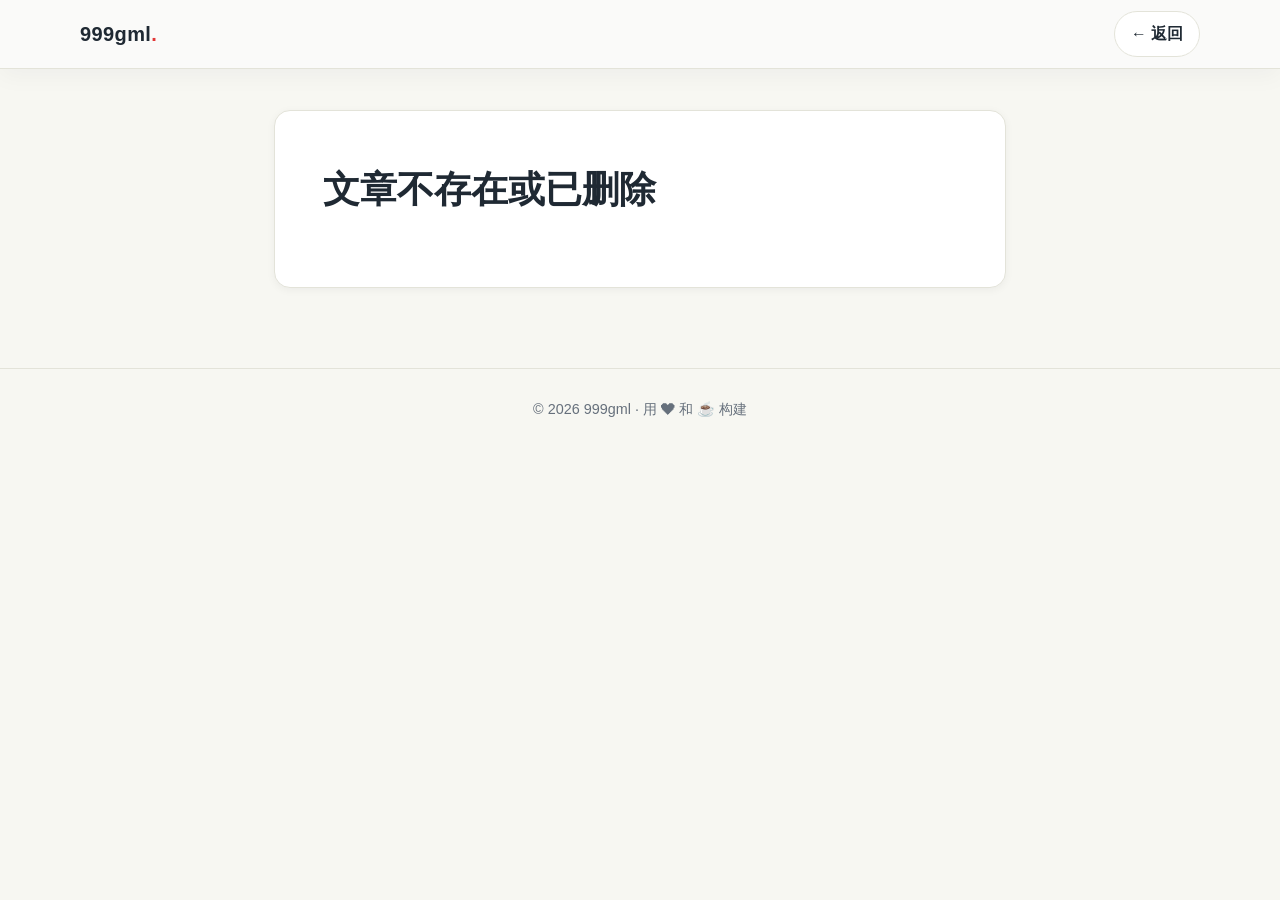
<file: article.html>
<!DOCTYPE html>
<html lang="zh-CN">
<head>
  <meta charset="UTF-8" />
  <meta name="viewport" content="width=device-width, initial-scale=1.0" />
  <title>文章 · 999gml</title>
  <meta name="theme-color" content="#f7f7f2" />
  <link rel="canonical" href="https://ldygml.github.io/liuyanjun-website/article.html" />
  <link rel="icon" href="data:image/svg+xml,%3Csvg xmlns='http://www.w3.org/2000/svg' viewBox='0 0 100 100'%3E%3Ccircle cx='50' cy='50' r='42' fill='%23e23636'/%3E%3C/svg%3E" />
  <link rel="manifest" href="./manifest.json" />
  <link rel="apple-touch-icon" href="./assets/icons/icon-192.png" />
  <script>
    if ('serviceWorker' in navigator && (location.protocol === 'https:' || location.hostname === 'localhost' || location.hostname === '127.0.0.1')) {
      window.addEventListener('load', function () { navigator.serviceWorker.register('./sw.js').catch(function () {}); });
    }
  </script>
  <link rel="stylesheet" href="css/style.css" />
</head>
<body>
  <header class="site-header scrolled">
    <div class="container nav-wrap">
      <a href="index.html" class="logo"><span id="logo-text">999gml</span><span class="logo-dot">.</span></a>
      <a href="index.html#blog" class="btn btn-ghost" style="padding:8px 16px;">← 返回</a>
    </div>
  </header>

  <main class="article-page">
    <article class="article-card">
      <p class="article-meta" id="a-meta"></p>
      <h1 id="a-title"></h1>
      <div class="article-content" id="a-content"></div>
    </article>
  </main>

  <footer class="site-footer">
    <div class="container footer-wrap">
      <p>© <span id="year">2026</span> <span id="footer-name">999gml</span> · 用 ❤ 和 ☕ 构建</p>
    </div>
  </footer>

  <script src="js/content.js"></script>
  <script src="js/article.js"></script>
</body>
</html>
</file>
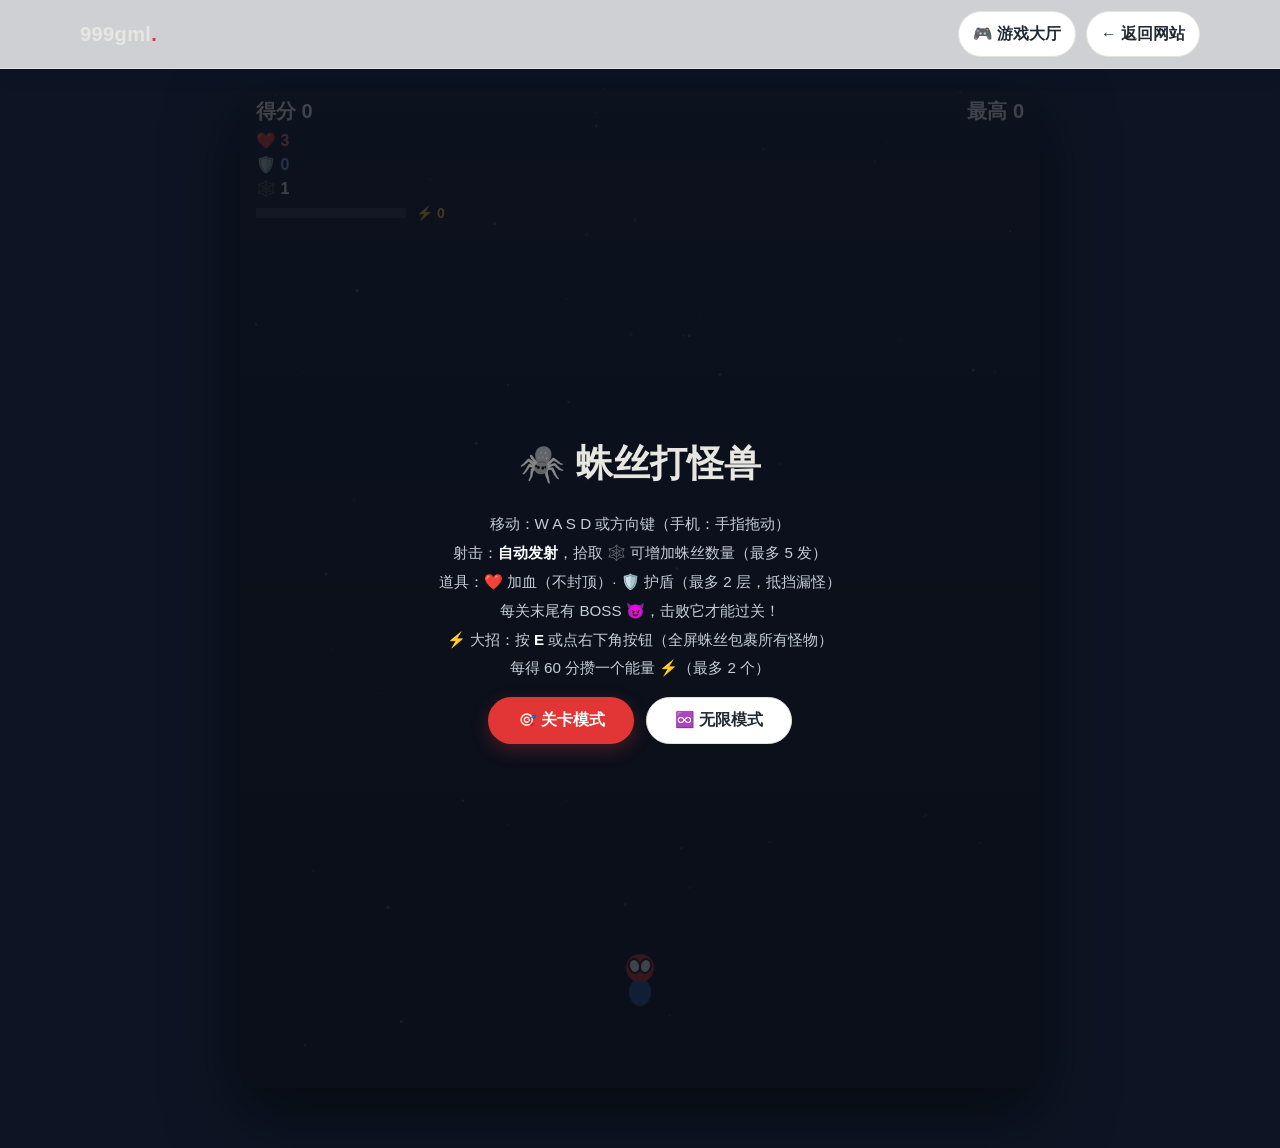
<file: game.html>
<!DOCTYPE html>
<html lang="zh-CN">
<head>
  <meta charset="UTF-8" />
  <meta name="viewport" content="width=device-width, initial-scale=1.0" />
  <title>蛛丝打怪兽 · 999gml</title>
  <meta name="theme-color" content="#0d1524" />
  <link rel="icon" href="data:image/svg+xml,%3Csvg xmlns='http://www.w3.org/2000/svg' viewBox='0 0 100 100'%3E%3Ccircle cx='50' cy='50' r='42' fill='%23e23636'/%3E%3C/svg%3E" />
  <link rel="manifest" href="./manifest.json" />
  <link rel="apple-touch-icon" href="./assets/icons/icon-192.png" />
  <script>
    if ('serviceWorker' in navigator && (location.protocol === 'https:' || location.hostname === 'localhost' || location.hostname === '127.0.0.1')) {
      window.addEventListener('load', function () { navigator.serviceWorker.register('./sw.js').catch(function () {}); });
    }
  </script>
  <link rel="stylesheet" href="css/style.css" />
  <style>
    body { background: #0d1524; color: #e8e6e0; }
    .game-page { display: flex; justify-content: center; padding: 88px 16px 60px; }
    .game-wrap { position: relative; width: min(800px, 100%); }
    canvas#game {
      width: 100%;
      height: auto;
      display: block;
      border-radius: 16px;
      box-shadow: 0 24px 70px rgba(0, 0, 0, 0.55);
      touch-action: none;
      background: #0d1524;
    }
    .game-ui {
      position: absolute;
      inset: 0;
      display: flex;
      flex-direction: column;
      align-items: center;
      justify-content: center;
      text-align: center;
      background: rgba(10, 14, 22, 0.78);
      border-radius: 16px;
      gap: 14px;
      padding: 22px;
    }
    .game-ui.hidden { display: none; }
    .game-title { font-size: 2.3rem; font-weight: 800; margin: 0; }
    .game-desc { font-size: 0.95rem; color: #c6cdd8; margin: 0; line-height: 1.9; }
    .game-desc b { color: #fff; }
    .mode-row { display: flex; gap: 12px; flex-wrap: wrap; justify-content: center; }
    .ult-btn {
      position: absolute;
      right: 14px;
      bottom: 14px;
      z-index: 5;
      border: none;
      background: linear-gradient(135deg, #e23636, #7c2d2d);
      color: #fff;
      border-radius: 999px;
      padding: 12px 20px;
      font-size: 1rem;
      font-weight: 700;
      cursor: pointer;
      box-shadow: 0 8px 22px rgba(226, 54, 54, 0.4);
      transition: transform 0.2s var(--ease);
    }
    .ult-btn:hover { transform: translateY(-2px) scale(1.04); }
    .ult-btn.hidden { display: none; }
    .ult-btn:disabled { opacity: 0.45; cursor: not-allowed; }
  </style>
</head>
<body>
  <header class="site-header scrolled">
    <div class="container nav-wrap">
      <a href="index.html" class="logo"><span id="logo-text">999gml</span><span class="logo-dot">.</span></a>
      <div style="display:flex;gap:10px;">
        <a href="games.html" class="btn btn-ghost" style="padding:8px 14px;">🎮 游戏大厅</a>
        <a href="index.html" class="btn btn-ghost" style="padding:8px 14px;">← 返回网站</a>
      </div>
    </div>
  </header>

  <main class="game-page">
    <div class="game-wrap">
      <canvas id="game" width="800" height="1000"></canvas>
      <div class="game-ui" id="gameUi">
        <div class="game-title">🕷️ 蛛丝打怪兽</div>
        <p class="game-desc" id="gameDesc">
          移动：W A S D 或方向键（手机：手指拖动）<br />
          射击：<b>自动发射</b>，拾取 🕸️ 可增加蛛丝数量（最多 5 发）<br />
          道具：❤️ 加血（不封顶）· 🛡️ 护盾（最多 2 层，抵挡漏怪）<br />
          每关末尾有 BOSS 😈，击败它才能过关！<br />
          ⚡ 大招：按 <b>E</b> 或点右下角按钮（全屏蛛丝包裹所有怪物）<br />
          每得 60 分攒一个能量 ⚡（最多 2 个）
        </p>
        <div class="mode-row">
          <button class="btn btn-primary" id="btnLevel">🎯 关卡模式</button>
          <button class="btn btn-ghost" id="btnInfinite">♾️ 无限模式</button>
        </div>
      </div>
      <button class="ult-btn hidden" id="ultBtn">⚡ 大招</button>
    </div>
  </main>

  <script src="js/content.js"></script>
  <script src="js/game.js"></script>
</body>
</html>
</file>
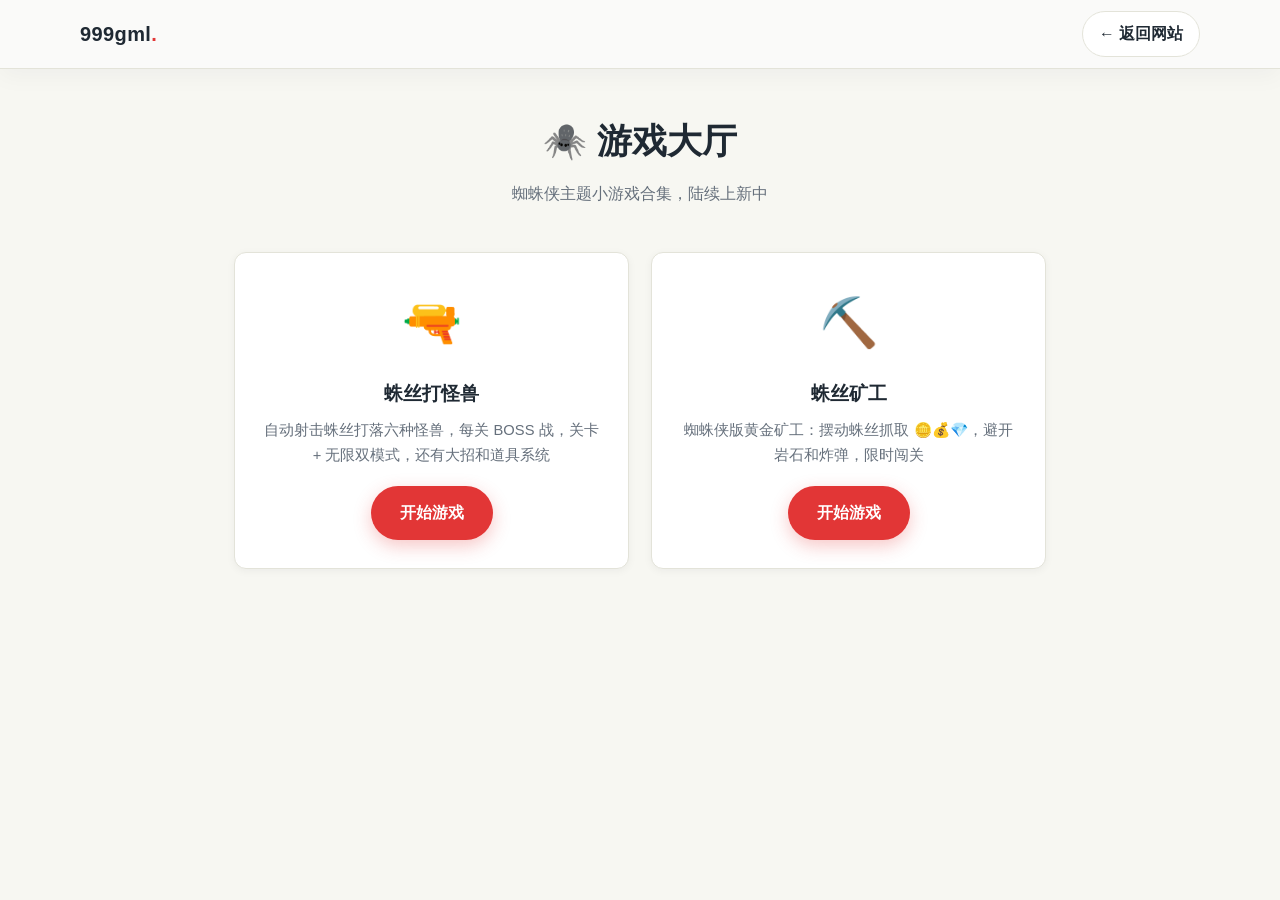
<file: games.html>
<!DOCTYPE html>
<html lang="zh-CN">
<head>
  <meta charset="UTF-8" />
  <meta name="viewport" content="width=device-width, initial-scale=1.0" />
  <title>游戏大厅 · 999gml</title>
  <meta name="theme-color" content="#f7f7f2" />
  <link rel="icon" href="data:image/svg+xml,%3Csvg xmlns='http://www.w3.org/2000/svg' viewBox='0 0 100 100'%3E%3Ccircle cx='50' cy='50' r='42' fill='%23e23636'/%3E%3C/svg%3E" />
  <link rel="manifest" href="./manifest.json" />
  <link rel="apple-touch-icon" href="./assets/icons/icon-192.png" />
  <script>
    if ('serviceWorker' in navigator && (location.protocol === 'https:' || location.hostname === 'localhost' || location.hostname === '127.0.0.1')) {
      window.addEventListener('load', function () { navigator.serviceWorker.register('./sw.js').catch(function () {}); });
    }
  </script>
  <link rel="stylesheet" href="css/style.css" />
  <style>
    .games-page { max-width: 860px; margin: 0 auto; padding: 110px 24px 80px; }
    .games-title { font-size: 2.2rem; font-weight: 800; text-align: center; margin-bottom: 8px; }
    .games-sub { text-align: center; color: var(--text-soft); margin-bottom: 44px; }
    .games-grid { display: grid; grid-template-columns: repeat(auto-fit, minmax(280px, 1fr)); gap: 22px; }
    .game-card {
      background: var(--card);
      border: 1px solid var(--border);
      border-radius: var(--radius);
      padding: 28px;
      text-align: center;
      box-shadow: var(--shadow-sm);
      transition: transform 0.4s var(--ease), box-shadow 0.4s var(--ease), border-color 0.3s;
      display: block;
    }
    .game-card:hover { transform: translateY(-6px); box-shadow: var(--shadow-md); border-color: rgba(var(--accent-rgb), 0.3); }
    .game-card-thumb { font-size: 3rem; margin-bottom: 12px; }
    .game-card h3 { font-size: 1.2rem; margin-bottom: 8px; }
    .game-card p { color: var(--text-soft); font-size: 0.92rem; margin-bottom: 18px; line-height: 1.7; }
  </style>
</head>
<body>
  <header class="site-header scrolled">
    <div class="container nav-wrap">
      <a href="index.html" class="logo"><span id="logo-text">999gml</span><span class="logo-dot">.</span></a>
      <a href="index.html" class="btn btn-ghost" style="padding:8px 16px;">← 返回网站</a>
    </div>
  </header>

  <main class="games-page">
    <h1 class="games-title">🕷️ 游戏大厅</h1>
    <p class="games-sub">蜘蛛侠主题小游戏合集，陆续上新中</p>
    <div class="games-grid">
      <a class="game-card" href="game.html">
        <div class="game-card-thumb">🔫</div>
        <h3>蛛丝打怪兽</h3>
        <p>自动射击蛛丝打落六种怪兽，每关 BOSS 战，关卡 + 无限双模式，还有大招和道具系统</p>
        <span class="btn btn-primary">开始游戏</span>
      </a>
      <a class="game-card" href="spidey-miner.html">
        <div class="game-card-thumb">⛏️</div>
        <h3>蛛丝矿工</h3>
        <p>蜘蛛侠版黄金矿工：摆动蛛丝抓取 🪙💰💎，避开岩石和炸弹，限时闯关</p>
        <span class="btn btn-primary">开始游戏</span>
      </a>
    </div>
  </main>

  <script src="js/content.js"></script>
</body>
</html>
</file>
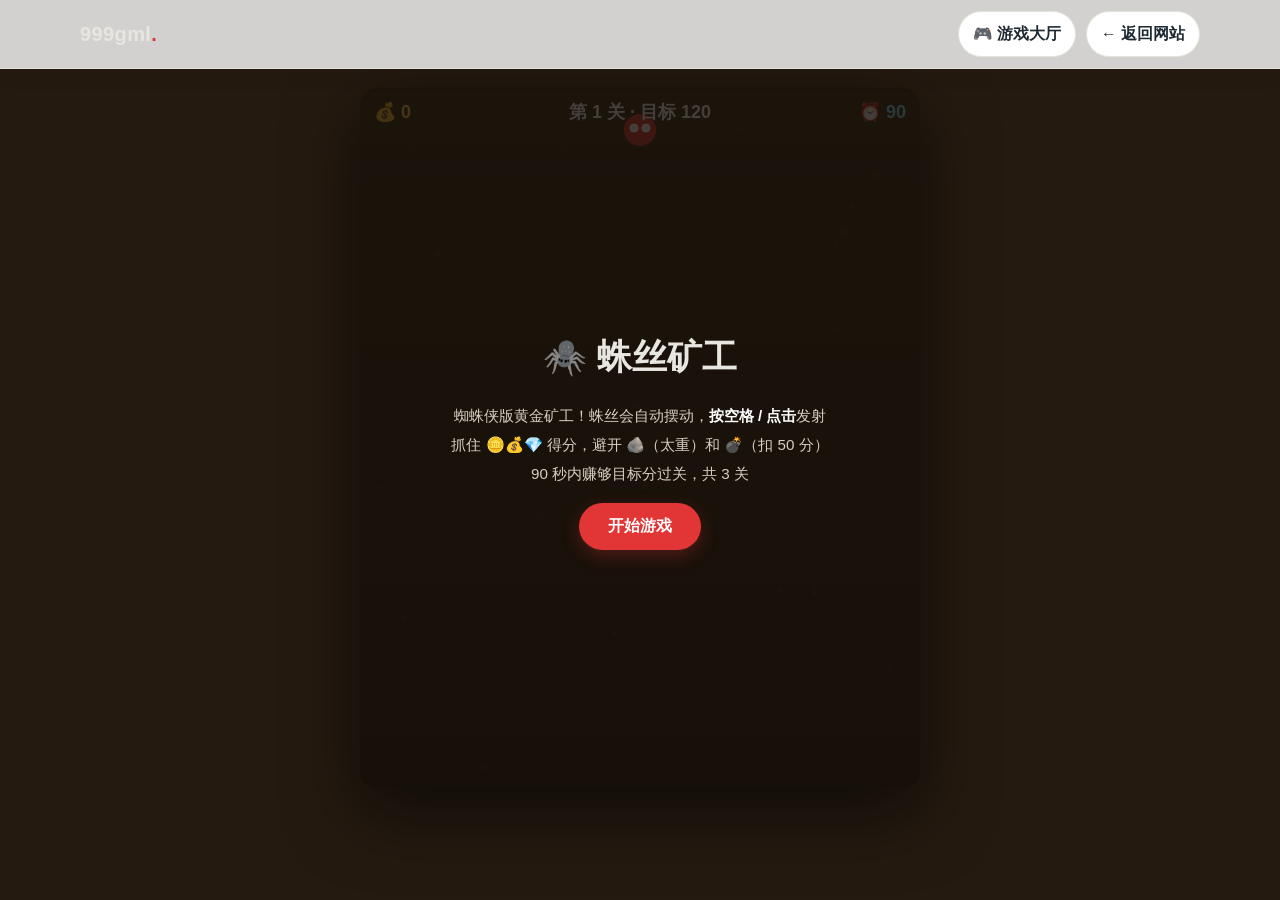
<file: spidey-miner.html>
<!DOCTYPE html>
<html lang="zh-CN">
<head>
  <meta charset="UTF-8" />
  <meta name="viewport" content="width=device-width, initial-scale=1.0" />
  <title>蛛丝矿工 · 999gml</title>
  <meta name="theme-color" content="#241a10" />
  <link rel="icon" href="data:image/svg+xml,%3Csvg xmlns='http://www.w3.org/2000/svg' viewBox='0 0 100 100'%3E%3Ccircle cx='50' cy='50' r='42' fill='%23e23636'/%3E%3C/svg%3E" />
  <link rel="manifest" href="./manifest.json" />
  <link rel="apple-touch-icon" href="./assets/icons/icon-192.png" />
  <script>
    if ('serviceWorker' in navigator && (location.protocol === 'https:' || location.hostname === 'localhost' || location.hostname === '127.0.0.1')) {
      window.addEventListener('load', function () { navigator.serviceWorker.register('./sw.js').catch(function () {}); });
    }
  </script>
  <link rel="stylesheet" href="css/style.css" />
  <style>
    body { background: #241a10; color: #e8e6e0; }
    .game-page { display: flex; justify-content: center; padding: 88px 16px 60px; }
    .game-wrap { position: relative; width: min(560px, 100%); }
    canvas#game {
      width: 100%;
      height: auto;
      display: block;
      border-radius: 16px;
      box-shadow: 0 24px 70px rgba(0, 0, 0, 0.55);
      touch-action: none;
      background: #241a10;
    }
    .game-ui {
      position: absolute;
      inset: 0;
      display: flex;
      flex-direction: column;
      align-items: center;
      justify-content: center;
      text-align: center;
      background: rgba(20, 14, 8, 0.8);
      border-radius: 16px;
      gap: 14px;
      padding: 22px;
    }
    .game-ui.hidden { display: none; }
    .game-title { font-size: 2.2rem; font-weight: 800; margin: 0; }
    .game-desc { font-size: 0.95rem; color: #d8cfc2; margin: 0; line-height: 1.9; }
    .game-desc b { color: #fff; }
  </style>
</head>
<body>
  <header class="site-header scrolled">
    <div class="container nav-wrap">
      <a href="index.html" class="logo"><span id="logo-text">999gml</span><span class="logo-dot">.</span></a>
      <div style="display:flex;gap:10px;">
        <a href="games.html" class="btn btn-ghost" style="padding:8px 14px;">🎮 游戏大厅</a>
        <a href="index.html" class="btn btn-ghost" style="padding:8px 14px;">← 返回网站</a>
      </div>
    </div>
  </header>

  <main class="game-page">
    <div class="game-wrap">
      <canvas id="game" width="560" height="700"></canvas>
      <div class="game-ui" id="gameUi">
        <div class="game-title">🕷️ 蛛丝矿工</div>
        <p class="game-desc" id="gameDesc">
          蜘蛛侠版黄金矿工！蛛丝会自动摆动，<b>按空格 / 点击</b>发射<br />
          抓住 🪙💰💎 得分，避开 🪨（太重）和 💣（扣 50 分）<br />
          90 秒内赚够目标分过关，共 3 关
        </p>
        <button class="btn btn-primary" id="startBtn">开始游戏</button>
      </div>
    </div>
  </main>

  <script src="js/content.js"></script>
  <script src="js/spidey-miner.js"></script>
</body>
</html>
</file>
<file: css/style.css>
/* ============================================================
   个人网站样式表
   简约风 · 响应式 · 动效集中在滚动与悬停
   配色等变量在 :root 中统一调整
   ============================================================ */

/* ---------- 变量 ---------- */
:root {
  --bg: #f7f7f2;
  --bg-soft: #efefe9;
  --card: #ffffff;
  --text: #1f2933;
  --text-soft: #66707c;
  --border: #e3e3d9;
  --accent: #e23636;
  --accent-2: #2b5baa;
  --accent-rgb: 226, 54, 54;
  --accent-soft: rgba(var(--accent-rgb), 0.08);
  --shadow-sm: 0 2px 8px rgba(20, 20, 40, 0.05);
  --shadow-md: 0 12px 32px rgba(20, 20, 40, 0.09);
  --radius: 12px;
  --max-w: 1120px;
  --header-h: 68px;
  --ease: cubic-bezier(0.22, 1, 0.36, 1);
  --header-bg: rgba(250, 250, 250, 0.82);
  --chip-bg: rgba(31, 41, 51, 0.06);
  --tag-bg: rgba(43, 91, 170, 0.07);
  --tag-bg-hover: rgba(43, 91, 170, 0.14);
  --track-bg: rgba(31, 41, 51, 0.08);
  --web: url("data:image/svg+xml,%3Csvg xmlns='http://www.w3.org/2000/svg' width='72' height='72'%3E%3Cg fill='none' stroke='%23e23636' stroke-opacity='0.05'%3E%3Cpath d='M36 0v72M0 36h72M10 10l52 52M62 10L10 62'/%3E%3Ccircle cx='36' cy='36' r='12'/%3E%3Ccircle cx='36' cy='36' r='24'/%3E%3C/g%3E%3C/svg%3E");
  --font-sans: "PingFang SC", "Hiragino Sans GB", "Microsoft YaHei",
    "Noto Sans SC", -apple-system, BlinkMacSystemFont, "Segoe UI", sans-serif;
}

/* 深色模式（蜘蛛侠暗夜版） */
html[data-theme="dark"] {
  --bg: #14161a;
  --bg-soft: #1b1e23;
  --card: #1f2329;
  --text: #e8e6e0;
  --text-soft: #9aa0a8;
  --border: #2c3138;
  --accent: #e23636;
  --accent-2: #5b8def;
  --accent-soft: rgba(226, 54, 54, 0.12);
  --header-bg: rgba(20, 22, 26, 0.82);
  --chip-bg: rgba(255, 255, 255, 0.07);
  --tag-bg: rgba(91, 141, 239, 0.12);
  --tag-bg-hover: rgba(91, 141, 239, 0.22);
  --track-bg: rgba(255, 255, 255, 0.1);
}

/* ---------- 基础 ---------- */
*, *::before, *::after { box-sizing: border-box; }

html { scroll-behavior: smooth; }

body {
  margin: 0;
  background: var(--bg);
  color: var(--text);
  font-family: var(--font-sans);
  font-size: 16px;
  line-height: 1.75;
  -webkit-font-smoothing: antialiased;
}

img { max-width: 100%; display: block; }
a { color: inherit; text-decoration: none; }
ul { list-style: none; margin: 0; padding: 0; }
h1, h2, h3, p { margin: 0; }

::selection { background: rgba(var(--accent-rgb), 0.18); }

:focus-visible {
  outline: 2px solid var(--accent);
  outline-offset: 3px;
  border-radius: 4px;
}

.skip-link {
  position: absolute;
  left: -999px;
  top: 0;
  z-index: 200;
  background: var(--accent);
  color: #fff;
  padding: 10px 18px;
  border-radius: 0 0 8px 0;
}
.skip-link:focus { left: 0; }

.container {
  width: min(var(--max-w), 92vw);
  margin-inline: auto;
}

/* 顶部阅读进度条 */
.progress-bar {
  position: fixed;
  top: 0;
  left: 0;
  height: 3px;
  width: 0;
  background: linear-gradient(90deg, var(--accent), var(--accent-2));
  z-index: 120;
  transition: width 0.1s linear;
}

/* ---------- 导航 ---------- */
.site-header {
  position: fixed;
  inset: 0 0 auto 0;
  z-index: 100;
  height: var(--header-h);
  transition: background 0.35s var(--ease), box-shadow 0.35s var(--ease),
    backdrop-filter 0.35s var(--ease);
}

.site-header.scrolled {
  background: var(--header-bg);
  backdrop-filter: blur(14px);
  -webkit-backdrop-filter: blur(14px);
  box-shadow: 0 1px 0 var(--border), 0 8px 24px rgba(20, 20, 40, 0.04);
}

.nav-wrap {
  height: var(--header-h);
  display: flex;
  align-items: center;
  justify-content: space-between;
}

.logo {
  font-size: 1.25rem;
  font-weight: 700;
  letter-spacing: 0.02em;
}
.logo-dot { color: var(--accent); }

.site-nav ul { display: flex; gap: 8px; }

.nav-link {
  display: inline-block;
  padding: 8px 14px;
  border-radius: 999px;
  color: var(--text-soft);
  font-size: 0.95rem;
  font-weight: 500;
  transition: color 0.25s, background 0.25s;
}
.nav-link:hover { color: var(--text); }
.nav-link.active { color: var(--accent); background: var(--accent-soft); }

/* 汉堡按钮（移动端显示） */
.nav-toggle {
  display: none;
  width: 42px;
  height: 42px;
  padding: 0;
  border: none;
  background: transparent;
  cursor: pointer;
  flex-direction: column;
  align-items: center;
  justify-content: center;
  gap: 5px;
}
.nav-toggle span {
  display: block;
  width: 22px;
  height: 2px;
  background: var(--text);
  border-radius: 2px;
  transition: transform 0.35s var(--ease), opacity 0.25s;
}
.nav-toggle.active span:nth-child(1) { transform: translateY(7px) rotate(45deg); }
.nav-toggle.active span:nth-child(2) { opacity: 0; }
.nav-toggle.active span:nth-child(3) { transform: translateY(-7px) rotate(-45deg); }

/* 搜索按钮 */
.search-btn {
  width: 40px;
  height: 40px;
  border-radius: 50%;
  border: 1px solid var(--border);
  background: transparent;
  color: var(--text-soft);
  cursor: pointer;
  display: grid;
  place-items: center;
  transition: all 0.3s var(--ease);
  flex-shrink: 0;
}
.search-btn svg { width: 18px; height: 18px; }
.search-btn:hover { color: var(--accent); border-color: var(--accent); transform: translateY(-2px); }

/* 主题切换按钮 */
.theme-btn {
  width: 40px;
  height: 40px;
  border-radius: 50%;
  border: 1px solid var(--border);
  background: transparent;
  color: var(--text-soft);
  cursor: pointer;
  display: grid;
  place-items: center;
  font-size: 17px;
  transition: all 0.3s var(--ease);
  flex-shrink: 0;
  margin-left: 10px;
}
.theme-btn:hover { color: var(--accent); border-color: var(--accent); transform: translateY(-2px); }

/* ---------- 按钮 ---------- */
.btn {
  display: inline-flex;
  align-items: center;
  justify-content: center;
  gap: 8px;
  padding: 12px 28px;
  border-radius: 999px;
  font-size: 0.98rem;
  font-weight: 600;
  border: 1px solid transparent;
  cursor: pointer;
  transition: transform 0.3s var(--ease), box-shadow 0.3s var(--ease),
    color 0.3s, background 0.3s, border-color 0.3s;
}

.btn-primary {
  background: var(--accent);
  color: #fff;
  box-shadow: 0 6px 18px rgba(var(--accent-rgb), 0.28);
}
.btn-primary:hover {
  transform: translateY(-2px);
  box-shadow: 0 10px 24px rgba(var(--accent-rgb), 0.36);
}

.btn-ghost {
  background: var(--card);
  border-color: var(--border);
  color: var(--text);
}
.btn-ghost:hover {
  transform: translateY(-2px);
  border-color: var(--accent);
  color: var(--accent);
}

/* ---------- 首屏 Hero ---------- */
.hero {
  position: relative;
  min-height: 100svh;
  display: flex;
  align-items: center;
  overflow: hidden;
  padding: 120px 0 96px;
}
.hero::before {
  content: "";
  position: absolute;
  inset: 0;
  background-image: var(--web);
  pointer-events: none;
  z-index: 0;
}

.hero-bg-glow {
  position: absolute;
  inset: 0;
  pointer-events: none;
  background:
    radial-gradient(42% 42% at 22% 28%, rgba(226, 54, 54, 0.12), transparent 70%),
    radial-gradient(38% 38% at 78% 68%, rgba(43, 91, 170, 0.12), transparent 70%);
  animation: glow-drift 14s ease-in-out infinite alternate;
}
@keyframes glow-drift {
  from { transform: translate3d(-2%, -1%, 0) scale(1); }
  to   { transform: translate3d(2%, 2%, 0) scale(1.08); }
}

#particles {
  position: absolute;
  inset: 0;
  width: 100%;
  height: 100%;
  opacity: 0.55;
  z-index: 1;
}

.hero-content {
  position: relative;
  z-index: 2;
  width: 100%;
  max-width: 820px;
  text-align: left;
}

.hero-greeting {
  color: var(--text-soft);
  font-size: 1.05rem;
  margin-bottom: 16px;
}

.hero-name {
  font-size: clamp(2.7rem, 6.5vw, 4.4rem);
  font-weight: 800;
  letter-spacing: 0.01em;
  line-height: 1.12;
  background: linear-gradient(120deg, var(--accent), var(--accent-2));
  -webkit-background-clip: text;
  background-clip: text;
  -webkit-text-fill-color: transparent;
  margin-bottom: 18px;
}

.hero-roles {
  font-size: clamp(1.05rem, 2.5vw, 1.3rem);
  color: var(--accent);
  font-weight: 600;
  min-height: 1.6em;
  margin-bottom: 30px;
}
.type-caret { animation: blink 1s steps(1) infinite; font-weight: 400; }
@keyframes blink { 50% { opacity: 0; } }

.hero-sub {
  color: var(--text-soft);
  max-width: 560px;
  margin: 0 0 14px;
  font-size: 1.08rem;
}

.hero-actions {
  display: flex;
  gap: 14px;
  justify-content: flex-start;
  flex-wrap: wrap;
}

.scroll-hint {
  position: absolute;
  left: 50%;
  bottom: 28px;
  transform: translateX(-50%);
  z-index: 2;
}
.mouse {
  display: block;
  width: 24px;
  height: 38px;
  border: 2px solid var(--text-soft);
  border-radius: 14px;
  position: relative;
  opacity: 0.7;
}
.wheel {
  position: absolute;
  left: 50%;
  top: 6px;
  width: 3px;
  height: 7px;
  margin-left: -1.5px;
  border-radius: 2px;
  background: var(--accent);
  animation: wheel 1.8s var(--ease) infinite;
}
@keyframes wheel {
  0%   { transform: translateY(0); opacity: 1; }
  70%  { transform: translateY(12px); opacity: 0; }
  100% { transform: translateY(12px); opacity: 0; }
}

/* ---------- 通用区块 ---------- */
.section { padding: clamp(64px, 8vw, 104px) 0; }
.section-alt {
  background: var(--bg-soft);
  position: relative;
}
.section-alt::before {
  content: "";
  position: absolute;
  inset: 0;
  background-image: var(--web);
  pointer-events: none;
}
.section-alt .container { position: relative; z-index: 1; }

.section-head {
  text-align: left;
  margin-bottom: clamp(32px, 4vw, 48px);
}
.section-head h2 {
  font-size: clamp(1.55rem, 3vw, 1.95rem);
  font-weight: 700;
  letter-spacing: 0.02em;
}
.section-sub {
  margin-top: 8px;
  color: var(--text-soft);
  font-size: 0.95rem;
}

section[id] { scroll-margin-top: calc(var(--header-h) + 12px); }

/* ---------- 滚动显现 ---------- */
.reveal {
  opacity: 0;
  transform: translateY(26px);
  transition: opacity 0.8s var(--ease), transform 0.8s var(--ease);
  will-change: opacity, transform;
}
.reveal.visible { opacity: 1; transform: none; }

/* ---------- 关于我 ---------- */
.about-grid {
  display: grid;
  grid-template-columns: 300px 1fr;
  gap: clamp(36px, 6vw, 80px);
  align-items: center;
}

.about-avatar { display: flex; justify-content: center; }

.avatar-wrap {
  width: 250px;
  height: 250px;
  border-radius: 50%;
  padding: 9px;
  background: conic-gradient(from 0deg, var(--accent), var(--accent-2), var(--accent));
  box-shadow: 0 18px 42px rgba(var(--accent-rgb), 0.22);
}

.avatar {
  width: 100%;
  height: 100%;
  border-radius: 50%;
  border: 4px solid var(--card);
  position: relative;
  overflow: hidden;
}
.avatar img {
  width: 100%;
  height: 100%;
  object-fit: cover;
  position: relative;
}
.avatar::after {
  content: "";
  position: absolute;
  inset: -30%;
  background: linear-gradient(115deg, transparent 30%, rgba(255, 255, 255, 0.28) 48%, transparent 62%);
  animation: shimmer 3.5s ease-in-out infinite;
}
@keyframes shimmer {
  0%, 100% { transform: translateX(-30%); }
  50%      { transform: translateX(30%); }
}

.about-text { max-width: 560px; }

.about-text p {
  margin-bottom: 18px;
  color: var(--text);
  line-height: 2;
}
.about-text p:first-child {
  font-size: 1.08rem;
}
.about-text strong { color: var(--accent); }

.about-stats {
  display: grid;
  grid-template-columns: repeat(auto-fit, minmax(150px, 1fr));
  gap: 14px;
  margin-top: 32px;
}
.stat {
  background: var(--card);
  border: 1px solid var(--border);
  border-radius: 14px;
  padding: 16px 10px;
  text-align: center;
  box-shadow: var(--shadow-sm);
  transition: transform 0.3s var(--ease), box-shadow 0.3s var(--ease),
    border-color 0.3s;
}
.stat:hover {
  transform: translateY(-3px);
  box-shadow: var(--shadow-md);
  border-color: rgba(var(--accent-rgb), 0.3);
}
.stat-num {
  font-size: 1.65rem;
  font-weight: 800;
  line-height: 1.2;
  color: var(--accent);
  display: block;
}
.stat-label {
  color: var(--text-soft);
  font-size: 0.85rem;
  display: block;
  margin-top: 2px;
}

/* ---------- 技能 ---------- */
.skills-wrap {
  display: grid;
  grid-template-columns: 1.2fr 0.8fr;
  gap: clamp(32px, 6vw, 72px);
  align-items: start;
}

.skill-row { margin-bottom: 24px; }
.skill-meta {
  display: flex;
  justify-content: space-between;
  margin-bottom: 8px;
  font-weight: 600;
}
.skill-percent {
  color: var(--accent);
  font-variant-numeric: tabular-nums;
}
.skill-track {
  height: 6px;
  border-radius: 999px;
  background: var(--track-bg);
  overflow: hidden;
}
.skill-fill {
  height: 100%;
  width: 0;
  border-radius: 999px;
  background: linear-gradient(90deg, var(--accent), var(--accent-2));
  transition: width 1.2s var(--ease);
}

.skill-tags h3 {
  font-size: 1.05rem;
  font-weight: 700;
  margin-bottom: 16px;
}
.tags { display: flex; flex-wrap: wrap; gap: 10px; }
.tag {
  padding: 7px 14px;
  border-radius: 999px;
  font-size: 0.9rem;
  font-weight: 500;
  background: var(--tag-bg);
  border: none;
  color: var(--text);
  transition: all 0.3s var(--ease);
  cursor: default;
}
.tag:hover {
  background: var(--tag-bg-hover);
  color: var(--accent);
  transform: translateY(-2px);
}

/* ---------- 我的经历（时间线） ---------- */
.timeline {
  position: relative;
  max-width: 720px;
  margin: 0 auto;
  padding-left: 30px;
}
.timeline::before {
  content: "";
  position: absolute;
  left: 8px;
  top: 6px;
  bottom: 6px;
  width: 2px;
  border-radius: 2px;
  background: linear-gradient(180deg, var(--accent), var(--accent-2));
  opacity: 0.35;
}
.timeline-item {
  position: relative;
  padding: 0 0 38px 26px;
}
.timeline-item:last-child { padding-bottom: 0; }
.timeline-item::before {
  content: "";
  position: absolute;
  left: -28px;
  top: 5px;
  width: 12px;
  height: 12px;
  border-radius: 50%;
  background: var(--card);
  border: 3px solid var(--accent);
  box-shadow: 0 0 0 4px var(--accent-soft);
}
.timeline-period {
  font-size: 0.82rem;
  font-weight: 600;
  letter-spacing: 0.06em;
  color: var(--accent);
}
.timeline-item h3 {
  font-size: 1.08rem;
  margin: 5px 0 6px;
  line-height: 1.5;
}
.timeline-item p {
  margin: 0;
  color: var(--text-soft);
  font-size: 0.93rem;
}

/* ---------- 兴趣爱好 ---------- */
.interests-grid {
  display: grid;
  grid-template-columns: repeat(5, 1fr);
  gap: 16px;
}
.interest-card {
  background: var(--card);
  border: 1px solid var(--border);
  border-radius: var(--radius);
  padding: 24px 16px;
  text-align: center;
  box-shadow: var(--shadow-sm);
  transition: transform 0.4s var(--ease), box-shadow 0.4s var(--ease),
    border-color 0.3s;
}
.interest-card:hover {
  transform: translateY(-6px);
  box-shadow: var(--shadow-md);
  border-color: rgba(var(--accent-rgb), 0.3);
}
.interest-icon {
  display: block;
  font-size: 2.1rem;
  line-height: 1;
  margin-bottom: 12px;
}
.interest-name {
  font-weight: 700;
  margin-bottom: 4px;
}
.interest-desc {
  font-size: 0.85rem;
  color: var(--text-soft);
}

/* ---------- 个人荣誉 ---------- */
.honors-grid {
  display: grid;
  grid-template-columns: repeat(auto-fit, minmax(260px, 1fr));
  gap: 18px;
}
.honor-card {
  background: var(--card);
  border: 1px solid var(--border);
  border-radius: var(--radius);
  padding: 24px;
  box-shadow: var(--shadow-sm);
  transition: transform 0.4s var(--ease), box-shadow 0.4s var(--ease),
    border-color 0.3s;
}
.honor-card:hover {
  transform: translateY(-5px);
  box-shadow: var(--shadow-md);
  border-color: rgba(var(--accent-rgb), 0.3);
}
.honor-icon {
  font-size: 1.8rem;
  line-height: 1;
  display: block;
  margin-bottom: 12px;
}
.honor-date {
  display: inline-block;
  font-size: 0.75rem;
  font-weight: 600;
  color: var(--accent);
  background: var(--accent-soft);
  padding: 2px 10px;
  border-radius: 999px;
  margin-bottom: 10px;
}
.honor-card h3 {
  font-size: 1.05rem;
  margin-bottom: 6px;
  line-height: 1.5;
}
.honor-card p {
  color: var(--text-soft);
  font-size: 0.9rem;
  margin: 0;
}

/* ---------- 生活瞬间（相册） ---------- */
.gallery-grid {
  display: grid;
  grid-template-columns: repeat(4, 1fr);
  gap: 16px;
}
.gallery-item {
  aspect-ratio: 1;
  border-radius: var(--radius);
  overflow: hidden;
  position: relative;
  background: linear-gradient(135deg, var(--bg-soft), var(--border));
  display: grid;
  place-items: center;
  box-shadow: var(--shadow-sm);
}
.gallery-item img {
  width: 100%;
  height: 100%;
  object-fit: cover;
  transition: transform 0.5s var(--ease);
}
.gallery-item:hover img { transform: scale(1.06); }
.gallery-ph {
  text-align: center;
  color: var(--text-soft);
}
.gallery-ph .ph-icon {
  display: block;
  font-size: 2.2rem;
  margin-bottom: 8px;
}
.gallery-ph .ph-text { font-size: 0.84rem; }

/* ---------- 作品 ---------- */
.projects-grid {
  display: grid;
  grid-template-columns: repeat(3, 1fr);
  gap: 24px;
}

.project-card {
  background: var(--card);
  border: 1px solid var(--border);
  border-radius: var(--radius);
  overflow: hidden;
  box-shadow: var(--shadow-sm);
  transition: transform 0.45s var(--ease), box-shadow 0.45s var(--ease),
    border-color 0.3s;
}
.project-card:hover {
  transform: translateY(-8px);
  box-shadow: var(--shadow-md);
  border-color: rgba(var(--accent-rgb), 0.3);
}

.project-thumb {
  aspect-ratio: 16 / 9;
  display: grid;
  place-items: center;
  font-size: 2.6rem;
  font-weight: 800;
  color: rgba(255, 255, 255, 0.92);
  position: relative;
  overflow: hidden;
}
.cat-badge {
  position: absolute;
  top: 12px;
  left: 12px;
  z-index: 1;
  font-size: 0.72rem;
  font-weight: 600;
  padding: 3px 10px;
  border-radius: 999px;
  background: rgba(255, 255, 255, 0.92);
  color: var(--text);
  box-shadow: 0 2px 8px rgba(20, 20, 40, 0.12);
}
.thumb-1 { background: linear-gradient(135deg, #e23636, #9e1515); }
.thumb-2 { background: linear-gradient(135deg, #2b5baa, #12305e); }
.thumb-3 { background: linear-gradient(135deg, #d6212b, #2b5baa); }
.thumb-4 { background: linear-gradient(135deg, #2b5baa, #d6212b); }
.project-thumb::after {
  content: "";
  position: absolute;
  inset: 0;
  background: radial-gradient(120% 100% at 80% 0%, rgba(255, 255, 255, 0.25), transparent 55%);
}
.project-thumb .thumb-num { transition: transform 0.45s var(--ease); }
.project-card:hover .project-thumb .thumb-num { transform: scale(1.14); }
.work-card.work-hidden { display: none; }

/* ---------- 作品分类标签栏 ---------- */
.works-filter {
  display: flex;
  flex-wrap: wrap;
  gap: 10px;
  margin-bottom: 32px;
}
.filter-tab {
  padding: 7px 18px;
  border-radius: 999px;
  border: none;
  background: var(--chip-bg);
  color: var(--text);
  font-size: 0.9rem;
  font-weight: 500;
  font-family: inherit;
  cursor: pointer;
  transition: background 0.3s var(--ease), color 0.3s var(--ease),
    transform 0.3s var(--ease);
}
.filter-tab:hover { transform: translateY(-2px); }
.filter-tab.active { background: var(--accent); color: #fff; }

.project-body { padding: 20px 22px 22px; }
.project-body h3 {
  font-size: 1.12rem;
  font-weight: 700;
  margin-bottom: 8px;
}
.project-body p {
  color: var(--text-soft);
  font-size: 0.94rem;
  margin-bottom: 14px;
}
.project-tags {
  display: flex;
  flex-wrap: wrap;
  gap: 8px;
  margin-bottom: 14px;
}
.project-tags span {
  font-size: 0.78rem;
  padding: 3px 10px;
  border-radius: 999px;
  background: var(--accent-soft);
  color: var(--accent);
  font-weight: 600;
}

.project-links { display: flex; gap: 16px; }
.work-media {
  width: 100%;
  border-radius: 10px;
  margin-bottom: 14px;
  display: block;
  background: #000;
}

.link {
  font-size: 0.92rem;
  font-weight: 600;
  color: var(--accent);
  position: relative;
}
.link::after {
  content: "";
  position: absolute;
  left: 0;
  bottom: -2px;
  height: 2px;
  width: 0;
  background: var(--accent);
  transition: width 0.3s var(--ease);
}
.link:hover::after { width: 100%; }

/* ---------- 文章 ---------- */
.blog-grid {
  display: grid;
  grid-template-columns: repeat(auto-fit, minmax(260px, 1fr));
  gap: 24px;
}

.blog-card {
  background: var(--card);
  border: 1px solid var(--border);
  border-radius: var(--radius);
  padding: 26px;
  box-shadow: var(--shadow-sm);
  display: flex;
  flex-direction: column;
  transition: transform 0.45s var(--ease), box-shadow 0.45s var(--ease);
}
.blog-card:hover {
  transform: translateY(-6px);
  box-shadow: var(--shadow-md);
}

.blog-meta {
  display: flex;
  align-items: center;
  gap: 10px;
  margin-bottom: 12px;
  font-size: 0.82rem;
  color: var(--text-soft);
}
.chip {
  background: var(--accent-soft);
  color: var(--accent);
  font-weight: 600;
  padding: 2px 10px;
  border-radius: 999px;
}
.blog-card h3 {
  font-size: 1.08rem;
  line-height: 1.5;
  margin-bottom: 8px;
}
.blog-card p {
  color: var(--text-soft);
  font-size: 0.93rem;
  flex: 1;
  margin-bottom: 14px;
}

/* ---------- 联系 ---------- */
.contact-grid {
  display: grid;
  grid-template-columns: 0.9fr 1.1fr;
  gap: clamp(32px, 6vw, 72px);
  align-items: center;
}
.contact-intro p {
  font-size: 1.15rem;
  color: var(--text);
  max-width: 40ch;
}

.contact-cards { display: grid; gap: 16px; }
.contact-card {
  display: flex;
  align-items: center;
  gap: 16px;
  padding: 18px 20px;
  background: var(--card);
  border: 1px solid var(--border);
  border-radius: var(--radius);
  transition: transform 0.35s var(--ease), box-shadow 0.35s var(--ease),
    border-color 0.3s;
}
.contact-card:hover {
  transform: translateY(-3px);
  box-shadow: var(--shadow-md);
  border-color: rgba(var(--accent-rgb), 0.35);
}
.contact-icon {
  width: 44px;
  height: 44px;
  border-radius: 12px;
  background: var(--accent-soft);
  color: var(--accent);
  display: grid;
  place-items: center;
  flex-shrink: 0;
}
.contact-icon svg { width: 20px; height: 20px; }
.contact-label {
  font-size: 0.85rem;
  color: var(--text-soft);
  display: block;
}
.contact-value { font-weight: 600; }

/* ---------- 页脚 ---------- */
.site-footer {
  border-top: 1px solid var(--border);
  padding: 28px 0;
  background: var(--bg);
}
.footer-wrap {
  display: flex;
  align-items: center;
  justify-content: center;
  gap: 16px;
  flex-wrap: wrap;
  color: var(--text-soft);
  font-size: 0.9rem;
  text-align: center;
}

.to-top {
  width: 42px;
  height: 42px;
  border-radius: 50%;
  border: 1px solid var(--border);
  background: var(--card);
  color: var(--text);
  font-size: 1.1rem;
  cursor: pointer;
  position: fixed;
  right: 24px;
  bottom: 24px;
  z-index: 90;
  opacity: 0;
  transform: translateY(12px);
  pointer-events: none;
  transition: all 0.35s var(--ease);
}
.to-top.show {
  opacity: 1;
  transform: none;
  pointer-events: auto;
}
.to-top:hover {
  background: var(--accent);
  color: #fff;
  border-color: var(--accent);
}

/* ---------- 站内搜索弹窗 ---------- */
.search-modal {
  position: fixed;
  inset: 0;
  background: rgba(20, 20, 30, 0.45);
  display: none;
  align-items: flex-start;
  justify-content: center;
  padding: 12vh 20px 0;
  z-index: 200;
}
.search-modal.open { display: flex; }
.search-box {
  width: min(640px, 100%);
  background: var(--card);
  border-radius: 14px;
  box-shadow: 0 24px 64px rgba(20, 20, 40, 0.28);
  overflow: hidden;
}
.search-input-wrap { display: flex; border-bottom: 1px solid var(--border); }
#searchInput {
  flex: 1;
  border: none;
  outline: none;
  padding: 16px 18px;
  font-size: 1rem;
  font-family: inherit;
  background: transparent;
  color: var(--text);
}
.search-close {
  border: none;
  background: none;
  font-size: 1.5rem;
  line-height: 1;
  padding: 0 20px;
  cursor: pointer;
  color: var(--text-soft);
}
.search-close:hover { color: var(--accent); }
.search-results { max-height: 50vh; overflow: auto; padding: 8px; }
.search-item {
  display: block;
  padding: 12px 14px;
  border-radius: 10px;
  color: var(--text);
}
.search-item:hover { background: var(--accent-soft); }
.search-item .si-cat {
  font-size: 0.72rem;
  color: var(--accent);
  font-weight: 700;
  margin-right: 8px;
}
.search-item .si-title { font-weight: 600; }
.search-item .si-desc { font-size: 0.85rem; color: var(--text-soft); margin-top: 2px; }
.search-empty { padding: 22px; text-align: center; color: var(--text-soft); font-size: 0.9rem; }
.search-hint {
  padding: 10px 16px;
  border-top: 1px solid var(--border);
  font-size: 0.78rem;
  color: var(--text-soft);
}

/* ---------- 留言板 ---------- */
.guestbook-wrap { min-height: 240px; }
.guestbook-note { color: var(--text-soft); font-size: 0.9rem; margin-bottom: 18px; }

/* ---------- 访客统计 ---------- */
.site-stats { margin: 0; }

/* ---------- 图片灯箱 ---------- */
.lightbox {
  position: fixed;
  inset: 0;
  background: rgba(10, 12, 16, 0.9);
  display: none;
  align-items: center;
  justify-content: center;
  z-index: 300;
  padding: 40px;
}
.lightbox.open { display: flex; }
.lightbox img {
  max-width: min(1100px, 92vw);
  max-height: 88vh;
  border-radius: 10px;
  box-shadow: 0 24px 64px rgba(0, 0, 0, 0.5);
}
.lightbox-close {
  position: absolute;
  top: 18px;
  right: 22px;
  border: none;
  background: none;
  color: #fff;
  font-size: 2.2rem;
  line-height: 1;
  cursor: pointer;
}
.lightbox-nav {
  position: absolute;
  top: 50%;
  transform: translateY(-50%);
  border: none;
  background: rgba(255, 255, 255, 0.12);
  color: #fff;
  width: 48px;
  height: 48px;
  border-radius: 50%;
  font-size: 1.8rem;
  cursor: pointer;
  display: grid;
  place-items: center;
}
.lightbox-nav:hover { background: rgba(226, 54, 54, 0.8); }
.lightbox-nav.prev { left: 20px; }
.lightbox-nav.next { right: 20px; }

/* ---------- 点击蛛丝特效 ---------- */
#webFx {
  position: fixed;
  inset: 0;
  z-index: 400;
  pointer-events: none;
}

/* 连点彩蛋：蜘蛛侠贴纸 */
.spidey-egg {
  position: fixed;
  z-index: 500;
  pointer-events: none;
  animation: egg-life 2.6s ease forwards;
  filter: drop-shadow(0 14px 28px rgba(20, 20, 40, 0.35));
}
.spidey-egg svg {
  display: block;
  animation: egg-spin 6s linear infinite;
}
.spidey-egg .egg-text {
  display: block;
  text-align: center;
  font-size: 2rem;
  font-weight: 900;
  font-style: italic;
  color: #fff;
  -webkit-text-stroke: 2px #1f2933;
  text-shadow: 2px 3px 0 rgba(31, 41, 51, 0.35);
  transform: rotate(-8deg);
  margin-top: -14px;
}
@keyframes egg-life {
  0% { transform: scale(0) rotate(-30deg); opacity: 0; }
  8% { opacity: 1; }
  22% { transform: scale(1.18) rotate(6deg); }
  32% { transform: scale(1) rotate(0); opacity: 1; }
  85% { opacity: 1; }
  100% { transform: scale(1.08) translateY(-18px); opacity: 0; }
}
@keyframes egg-spin {
  from { transform: rotate(0deg); }
  to { transform: rotate(360deg); }
}

/* ---------- 吉祥物小蛛 ---------- */
.mascot {
  position: fixed;
  right: 24px;
  bottom: 92px;
  z-index: 250;
  border: none;
  background: none;
  cursor: grab;
  padding: 0;
  touch-action: none;
  -webkit-user-select: none;
  user-select: none;
  -webkit-touch-callout: none;
  animation: mascot-bob 3.2s ease-in-out infinite;
}
.mascot.dragging {
  animation: none;
  cursor: grabbing;
}
@keyframes mascot-bob {
  0%, 100% { transform: translateY(0); }
  50% { transform: translateY(-7px); }
}
.mascot.talking { animation-duration: 0.6s; }
.mascot svg {
  filter: drop-shadow(0 6px 14px rgba(20, 20, 40, 0.25));
  transition: transform 0.25s var(--ease);
}
.mascot:hover svg { transform: scale(1.08) rotate(-3deg); }
.mascot-bubble {
  position: absolute;
  bottom: calc(100% + 8px);
  right: 0;
  width: max-content;
  max-width: 220px;
  background: var(--card);
  border: 1px solid var(--border);
  border-radius: 12px;
  padding: 8px 12px;
  font-size: 0.85rem;
  color: var(--text);
  box-shadow: var(--shadow-md);
  opacity: 0;
  transform: translateY(6px);
  pointer-events: none;
  transition: opacity 0.3s var(--ease), transform 0.3s var(--ease);
}
.mascot-bubble.show { opacity: 1; transform: none; }
.mascot-bubble::after {
  content: "";
  position: absolute;
  top: 100%;
  right: 18px;
  border: 6px solid transparent;
  border-top-color: var(--card);
}

/* 聊天面板 */
.chat-panel {
  position: fixed;
  right: 24px;
  bottom: 170px;
  width: min(340px, calc(100vw - 32px));
  height: 460px;
  background: var(--card);
  border: 1px solid var(--border);
  border-radius: 16px;
  box-shadow: 0 24px 64px rgba(20, 20, 40, 0.25);
  display: flex;
  flex-direction: column;
  overflow: hidden;
  z-index: 260;
  opacity: 0;
  transform: translateY(12px) scale(0.98);
  pointer-events: none;
  transition: opacity 0.3s var(--ease), transform 0.3s var(--ease);
}
.chat-panel.open { opacity: 1; transform: none; pointer-events: auto; }
.chat-head {
  display: flex;
  align-items: center;
  gap: 10px;
  padding: 12px 14px;
  background: linear-gradient(90deg, var(--accent), var(--accent-2));
  color: #fff;
}
.chat-avatar {
  width: 34px;
  height: 34px;
  border-radius: 50%;
  background: rgba(255, 255, 255, 0.2);
  display: grid;
  place-items: center;
  font-size: 18px;
}
.chat-head strong { font-size: 0.95rem; }
.chat-status { font-size: 0.72rem; opacity: 0.85; }
.chat-close {
  margin-left: auto;
  border: none;
  background: rgba(255, 255, 255, 0.18);
  color: #fff;
  width: 28px;
  height: 28px;
  border-radius: 50%;
  font-size: 1rem;
  cursor: pointer;
}
.chat-msgs {
  flex: 1;
  overflow-y: auto;
  padding: 14px;
  display: flex;
  flex-direction: column;
  gap: 10px;
}
.chat-msg {
  max-width: 82%;
  padding: 9px 12px;
  border-radius: 14px;
  font-size: 0.9rem;
  line-height: 1.55;
  word-break: break-word;
}
.chat-msg.user {
  align-self: flex-end;
  background: var(--accent);
  color: #fff;
  border-bottom-right-radius: 4px;
}
.chat-msg.bot {
  align-self: flex-start;
  background: var(--bg-soft);
  color: var(--text);
  border-bottom-left-radius: 4px;
}
.chat-msg.bot.typing { display: flex; gap: 4px; padding: 12px 14px; }
.chat-msg.bot.typing span {
  width: 6px;
  height: 6px;
  border-radius: 50%;
  background: var(--text-soft);
  animation: typing-dot 1s infinite;
}
.chat-msg.bot.typing span:nth-child(2) { animation-delay: 0.15s; }
.chat-msg.bot.typing span:nth-child(3) { animation-delay: 0.3s; }
@keyframes typing-dot {
  0%, 60%, 100% { opacity: 0.35; transform: translateY(0); }
  30% { opacity: 1; transform: translateY(-3px); }
}
.chat-input-wrap {
  display: flex;
  gap: 8px;
  padding: 10px 12px;
  border-top: 1px solid var(--border);
}
#chatInput {
  flex: 1;
  border: 1px solid var(--border);
  border-radius: 999px;
  padding: 9px 14px;
  font-size: 0.9rem;
  font-family: inherit;
  background: var(--bg);
  color: var(--text);
  outline: none;
}
#chatInput:focus { border-color: var(--accent); }
#chatSend {
  border: none;
  background: var(--accent);
  color: #fff;
  border-radius: 999px;
  padding: 9px 18px;
  font-size: 0.9rem;
  font-weight: 600;
  cursor: pointer;
  font-family: inherit;
}
@media (max-width: 600px) {
  .chat-panel { right: 16px; bottom: 150px; }
  .mascot { right: 16px; }
}

/* ---------- 文章页 ---------- */
.article-page {
  max-width: 780px;
  margin: 0 auto;
  padding: 110px 24px 80px;
}
.article-card {
  background: var(--card);
  border: 1px solid var(--border);
  border-radius: 16px;
  padding: 44px 48px;
  box-shadow: var(--shadow-sm);
}
.article-meta {
  color: var(--text-soft);
  font-size: 0.9rem;
  margin-bottom: 10px;
}
.article-card h1 {
  font-size: clamp(1.7rem, 4vw, 2.3rem);
  line-height: 1.35;
  margin-bottom: 8px;
}
.article-content {
  margin-top: 28px;
  line-height: 1.9;
  font-size: 1rem;
  color: var(--text);
}
.article-content h2 { margin: 34px 0 12px; font-size: 1.35rem; }
.article-content h3 { margin: 26px 0 10px; font-size: 1.15rem; }
.article-content p { margin: 0 0 16px; }
.article-content ul, .article-content ol { margin: 0 0 16px; padding-left: 24px; }
.article-content li { margin-bottom: 6px; }
.article-content blockquote {
  border-left: 4px solid var(--accent);
  background: var(--accent-soft);
  margin: 0 0 16px;
  padding: 10px 16px;
  border-radius: 8px;
  color: var(--text-soft);
}
.article-content code {
  background: var(--chip-bg);
  padding: 2px 6px;
  border-radius: 5px;
  font-size: 0.9em;
}
.article-content pre {
  background: #1f2933;
  color: #e8e6e0;
  padding: 16px 18px;
  border-radius: 10px;
  overflow-x: auto;
  margin: 0 0 16px;
}
.article-content pre code { background: none; padding: 0; }
.article-content a { color: var(--accent); }
@media (max-width: 600px) {
  .article-card { padding: 28px 22px; }
}

/* ---------- 响应式 ---------- */
@media (max-width: 860px) {
  .about-grid,
  .skills-wrap,
  .contact-grid { grid-template-columns: 1fr; }

  .projects-grid { grid-template-columns: repeat(2, 1fr); }
  .interests-grid { grid-template-columns: repeat(3, 1fr); }
  .gallery-grid { grid-template-columns: repeat(2, 1fr); }

  .about-avatar { order: -1; }

  .nav-toggle { display: flex; }
  .site-nav {
    position: fixed;
    top: var(--header-h);
    left: 0;
    right: 0;
    background: var(--bg);
    border-bottom: 1px solid var(--border);
    padding: 8px 4vw 18px;
    opacity: 0;
    transform: translateY(-8px);
    pointer-events: none;
    transition: opacity 0.3s var(--ease), transform 0.3s var(--ease);
  }
  .site-nav.open {
    opacity: 1;
    transform: none;
    pointer-events: auto;
  }
  .site-nav ul { flex-direction: column; gap: 2px; }
  .nav-link { display: block; padding: 12px 16px; }
}

@media (max-width: 560px) {
  .hero-actions .btn { width: 100%; }
  .avatar-wrap { width: 200px; height: 200px; }
  .projects-grid { grid-template-columns: 1fr; }
  .interests-grid { grid-template-columns: repeat(2, 1fr); }
  .gallery-grid { grid-template-columns: 1fr; }
}

/* ---------- 尊重减少动效的系统设置 ---------- */
@media (prefers-reduced-motion: reduce) {
  html { scroll-behavior: auto; }
  *, *::before, *::after {
    animation-duration: 0.01ms !important;
    animation-iteration-count: 1 !important;
    transition-duration: 0.01ms !important;
  }
  .reveal { opacity: 1; transform: none; }
}

/* ---------- 加载动画 ---------- */
.site-loader {
  position: fixed;
  inset: 0;
  z-index: 9999;
  display: flex;
  flex-direction: column;
  align-items: center;
  justify-content: center;
  gap: 18px;
  background: var(--bg);
  transition: opacity 0.5s ease, visibility 0.5s ease;
}
.site-loader.done { opacity: 0; visibility: hidden; pointer-events: none; }
.loader-web { width: 130px; height: 130px; animation: loader-spin 7s linear infinite; }
@keyframes loader-spin { to { transform: rotate(360deg); } }
.loader-spider {
  position: absolute;
  font-size: 30px;
  margin-top: -78px;
  transform-origin: 50% -130px;
  animation: loader-swing 1.2s ease-in-out infinite;
}
@keyframes loader-swing {
  0%, 100% { transform: rotate(-15deg); }
  50% { transform: rotate(15deg); }
}
.loader-text { color: var(--text-soft); font-size: 13px; letter-spacing: 2px; }

/* ---------- 深夜彩蛋：小蛛眼睛发光 ---------- */
body.night .mascot svg {
  filter: drop-shadow(0 0 9px rgba(226, 54, 54, 0.85)) drop-shadow(0 6px 14px rgba(20, 20, 40, 0.25));
}
body.night .mascot-bubble.show { border-color: rgba(226, 54, 54, 0.55); }
body.night .to-top { box-shadow: 0 0 14px rgba(226, 54, 54, 0.55); }

/* ---------- 聊天语音按钮 ---------- */
.chat-voice {
  margin-left: auto;
  margin-right: 6px;
  border: none;
  background: none;
  font-size: 16px;
  line-height: 1;
  cursor: pointer;
  padding: 4px 6px;
  border-radius: 8px;
  transition: background 0.2s ease, transform 0.2s ease;
}
.chat-voice:hover { background: rgba(31, 41, 51, 0.08); transform: scale(1.1); }

/* ---------- Mascot chat extras: clear, quick questions, system note ---------- */
.chat-clear {
  border: none;
  background: none;
  color: var(--text-soft, #7b8794);
  font-size: 12px;
  line-height: 1;
  cursor: pointer;
  padding: 4px 6px;
  border-radius: 8px;
  transition: background 0.2s ease, color 0.2s ease;
}
.chat-clear:hover { background: rgba(31, 41, 51, 0.08); color: #e23636; }
.chat-quick {
  display: flex;
  flex-wrap: wrap;
  gap: 6px;
  padding: 8px 12px 2px;
}
.chat-quick button {
  border: 1px solid rgba(31, 41, 51, 0.18);
  background: rgba(255, 255, 255, 0.7);
  color: var(--text, #1f2933);
  font-size: 12px;
  line-height: 1;
  padding: 6px 10px;
  border-radius: 999px;
  cursor: pointer;
  transition: background 0.2s ease, border-color 0.2s ease;
}
.chat-quick button:hover { background: #eef2ff; border-color: #6366f1; }
.chat-msg.system {
  font-size: 12px;
  color: var(--text-soft, #7b8794);
  font-style: italic;
  text-align: center;
  padding: 4px 10px;
}
/* ---------- Mascot chat: copy button ---------- */
.chat-copy {
  display: block;
  margin-top: 6px;
  border: 1px solid rgba(31, 41, 51, 0.18);
  background: rgba(255, 255, 255, 0.6);
  color: var(--text-soft, #7b8794);
  font-size: 11px;
  line-height: 1;
  padding: 4px 8px;
  border-radius: 999px;
  cursor: pointer;
  transition: background 0.2s ease, color 0.2s ease;
}
.chat-copy:hover { background: #eef2ff; color: #6366f1; }

/* ---------- Skills section: tools only (no percentage bars) ---------- */
.skills-wrap-single { grid-template-columns: 1fr; }
</file>
